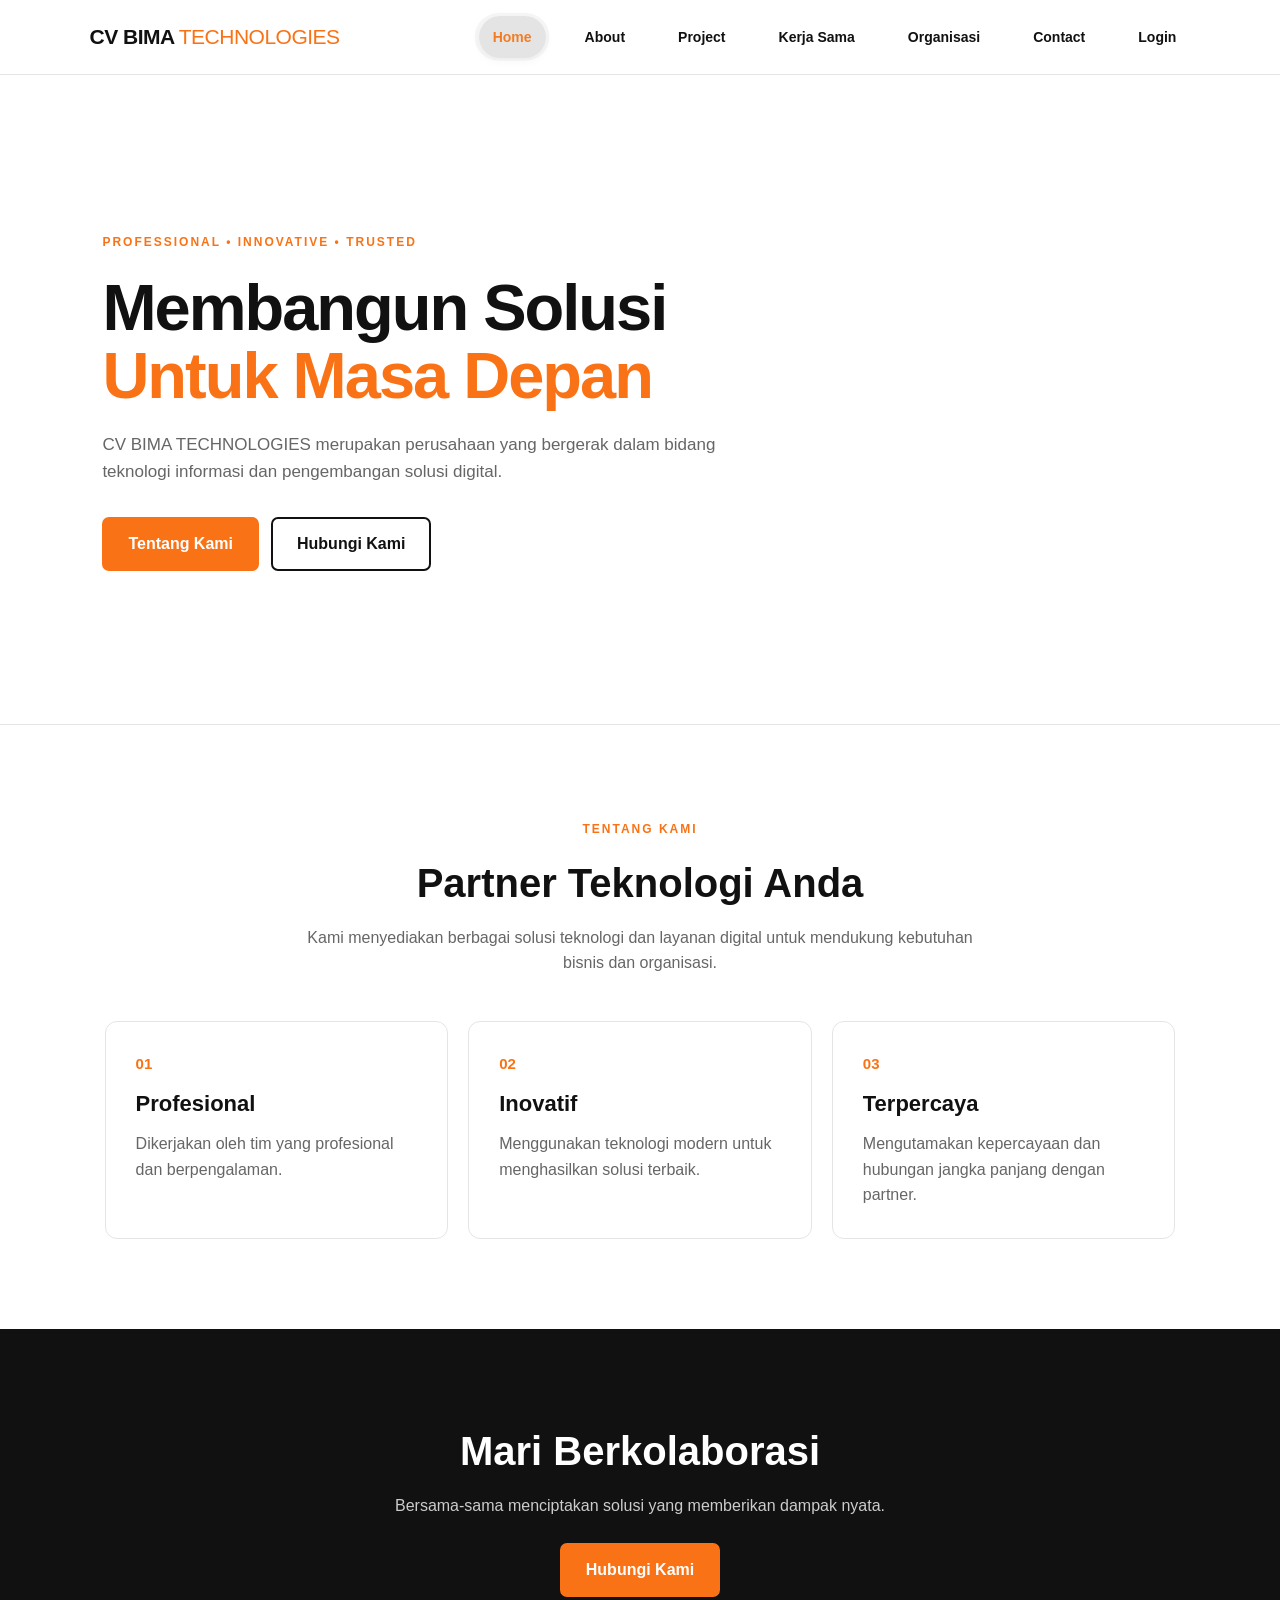
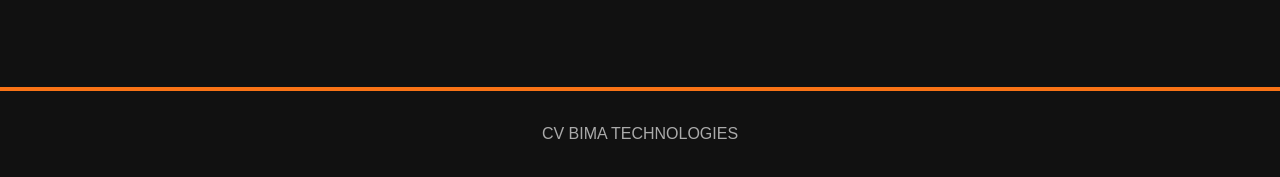
<file: index.html>
<!DOCTYPE html>
<html lang="id">

<head>
    <meta charset="UTF-8">
    <meta name="viewport" content="width=device-width, initial-scale=1.0">

    <title>CV BIMA TECHNOLOGIES</title>

    <link rel="stylesheet" href="css/style.css">
</head>

<body>

    <!-- ================= NAVBAR ================= -->

    <header class="navbar">

        <div class="logo">
            CV BIMA<span>TECHNOLOGIES</span>
        </div>

        <nav>

            <a href="index.html" class="active">Home</a>

            <a href="about.html">About</a>

            <a href="project.html">Project</a>

            <a href="kerjasama.html">Kerja Sama</a>

            <a href="organisasi.html">Organisasi</a>

            <a href="contact.html">Contact</a>

            <!-- LOGIN HANYA ADA DI HOME -->

            <a href="login.html" class="login-nav">
                Login
            </a>

        </nav>

    </header>


    <!-- ================= HERO ================= -->

    <section class="hero">

        <div class="hero-content">

            <span class="label">
                PROFESSIONAL • INNOVATIVE • TRUSTED
            </span>

            <h1>
                Membangun Solusi
                <br>
                <span>Untuk Masa Depan</span>
            </h1>

            <p>
                CV BIMA TECHNOLOGIES merupakan perusahaan yang bergerak dalam bidang teknologi informasi dan pengembangan solusi digital.
            </p>


            <div class="hero-buttons">

                <a href="about.html" class="btn">
                    Tentang Kami
                </a>

                <a href="contact.html" class="btn btn-outline">
                    Hubungi Kami
                </a>

            </div>

        </div>

    </section>


    <!-- ================= ABOUT SINGKAT ================= -->

    <section class="section">

        <div class="section-header">

            <span class="label">
                TENTANG KAMI
            </span>

            <h2>
                Partner Teknologi Anda
            </h2>

            <p>
                Kami menyediakan berbagai solusi teknologi dan layanan digital untuk mendukung kebutuhan bisnis dan organisasi.
            </p>

        </div>


        <div class="feature-grid">

            <div class="feature-card">

                <div class="number">
                    01
                </div>

                <h3>
                    Profesional
                </h3>

                <p>
                    Dikerjakan oleh tim yang profesional dan berpengalaman.
                </p>

            </div>


            <div class="feature-card">

                <div class="number">
                    02
                </div>

                <h3>
                    Inovatif
                </h3>

                <p>
                    Menggunakan teknologi modern untuk menghasilkan solusi terbaik.
                </p>

            </div>


            <div class="feature-card">

                <div class="number">
                    03
                </div>

                <h3>
                    Terpercaya
                </h3>

                <p>
                    Mengutamakan kepercayaan dan hubungan jangka panjang dengan partner.
                </p>

            </div>

        </div>

    </section>


    <!-- ================= CTA ================= -->

    <section class="cta">

        <h2>
            Mari Berkolaborasi
        </h2>

        <p>
            Bersama-sama menciptakan solusi yang memberikan dampak nyata.
        </p>

        <a href="contact.html" class="btn">
            Hubungi Kami
        </a>

    </section>


    <!-- ================= FOOTER ================= -->

    <footer>

        CV BIMA TECHNOLOGIES

    </footer>

</body>

</html>
</file>
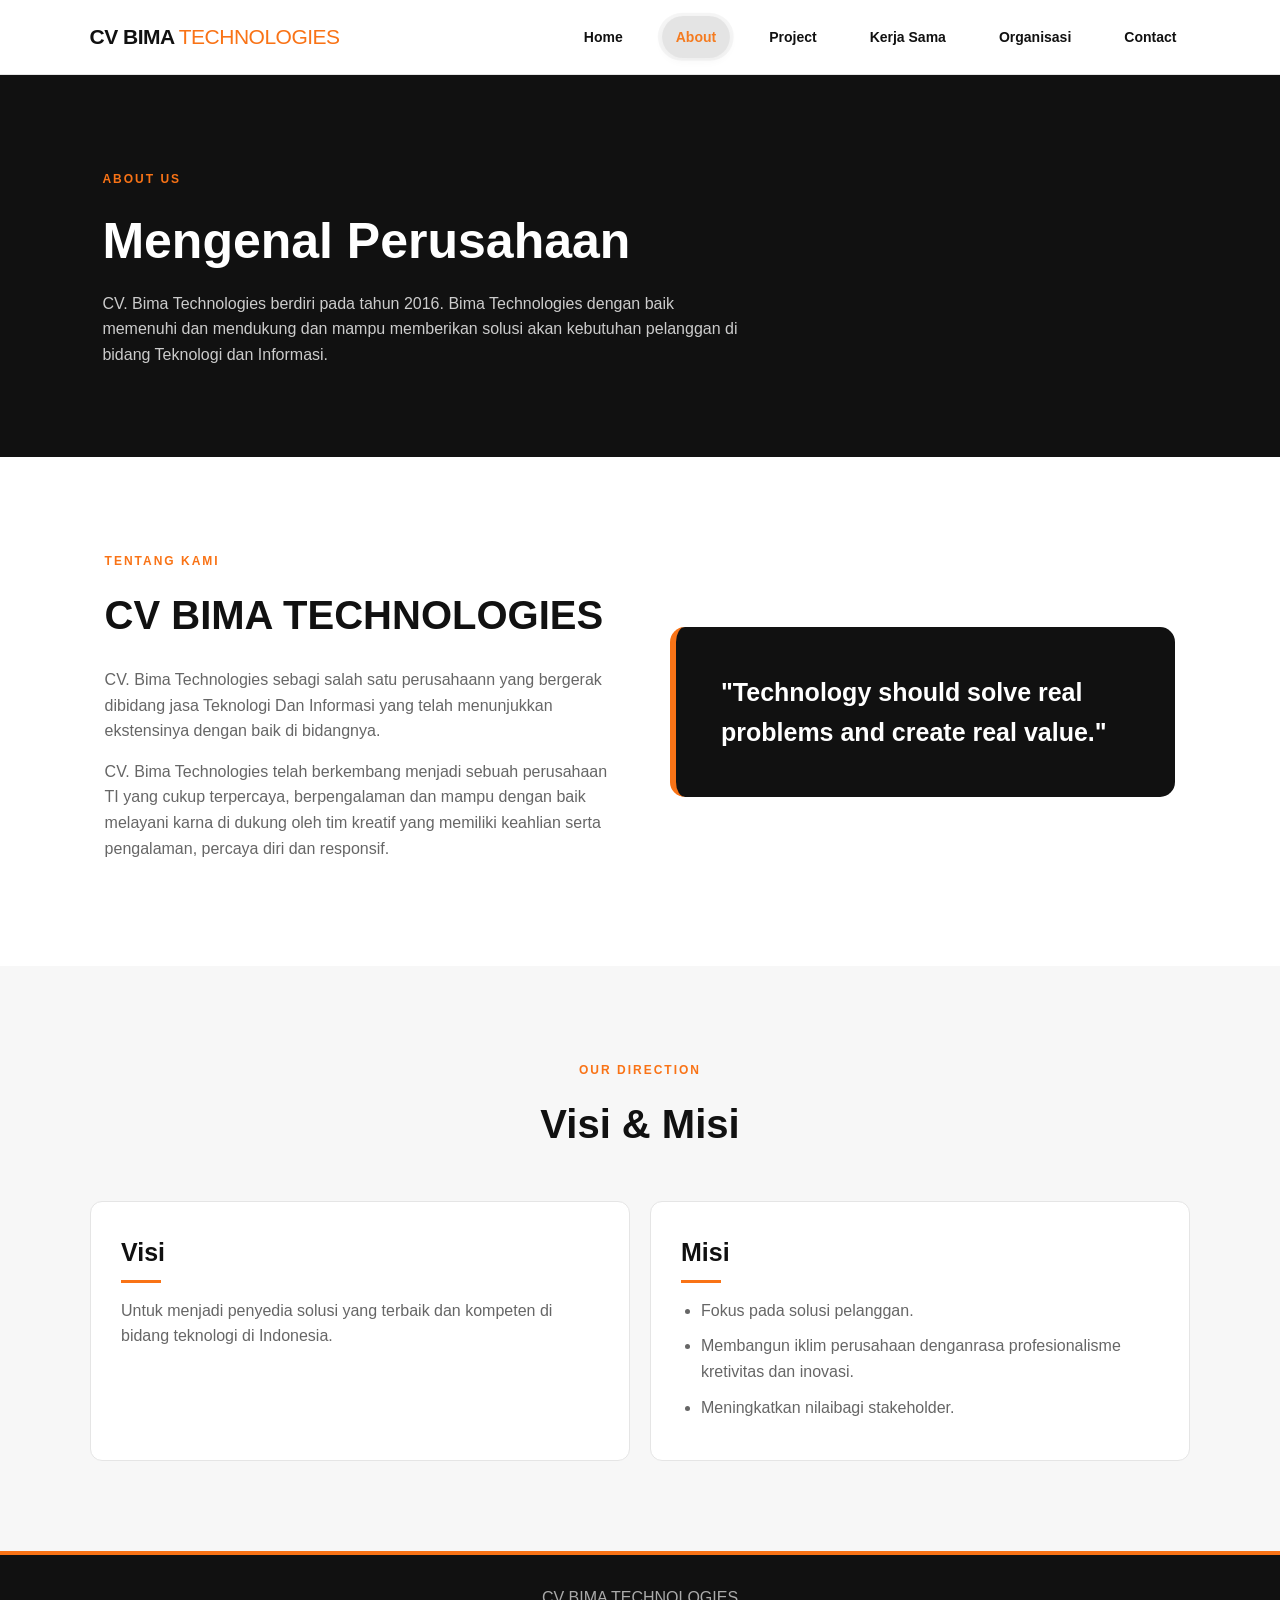
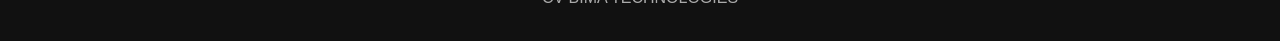
<file: about.html>
<!DOCTYPE html>
<html lang="id">

<head>

    <meta charset="UTF-8">

    <meta name="viewport" content="width=device-width, initial-scale=1.0">

    <title>About - CV BIMA TECHNOLOGIES</title>

    <link rel="stylesheet" href="css/style.css">

</head>

<body>


    <!-- NAVBAR -->

    <header class="navbar">

        <div class="logo">
            CV BIMA<span>TECHNOLOGIES</span>
        </div>

        <nav>

            <a href="index.html">
                Home
            </a>

            <!-- ABOUT AKTIF -->
            <a href="about.html" class="active">
                About
            </a>

            <a href="project.html">
                Project
            </a>

            <a href="kerjasama.html">
                Kerja Sama
            </a>

            <a href="organisasi.html">
                Organisasi
            </a>

            <a href="contact.html">
                Contact
            </a>

        </nav>

    </header>


    <!-- HEADER -->

    <section class="page-header">

        <span class="label">
            ABOUT US
        </span>

        <h1>
            Mengenal Perusahaan
        </h1>

        <p>
            CV. Bima Technologies berdiri pada tahun 2016. Bima Technologies dengan baik memenuhi dan mendukung dan mampu memberikan solusi akan kebutuhan pelanggan di bidang Teknologi dan Informasi.
        </p>

    </section>


    <!-- ABOUT -->

    <section class="section">

        <div class="about-grid">

            <div>

                <span class="label">
                    TENTANG KAMI
                </span>

                <h2>
                    CV BIMA TECHNOLOGIES
                </h2>

                <p>
                    CV. Bima Technologies sebagi salah satu perusahaann yang bergerak dibidang jasa Teknologi Dan Informasi yang telah menunjukkan ekstensinya dengan baik di bidangnya.
                </p>

                <p>
                    CV. Bima Technologies telah berkembang menjadi sebuah perusahaan TI yang cukup terpercaya, berpengalaman dan mampu dengan baik melayani karna di dukung oleh tim kreatif yang memiliki keahlian serta pengalaman, percaya diri dan responsif.
                </p>

            </div>


            <div class="about-highlight">

                "Technology should solve real problems and create real value."

            </div>

        </div>

    </section>


    <!-- VISI MISI -->

    <section class="section gray">

        <div class="section-header">

            <span class="label">
                OUR DIRECTION
            </span>

            <h2>
                Visi & Misi
            </h2>

        </div>


        <div class="vision-grid">

            <div class="vision-card">

                <h3>
                    Visi
                </h3>

                <p>
                    Untuk menjadi penyedia solusi yang terbaik dan kompeten di bidang teknologi di Indonesia.
                </p>

            </div>


            <div class="vision-card">

                <h3>
                    Misi
                </h3>

                <ul>

                    <li>
                        Fokus pada solusi pelanggan.
                    </li>

                    <li>
                        Membangun iklim perusahaan denganrasa profesionalisme kretivitas dan inovasi.
                    </li>

                    <li>
                        Meningkatkan nilaibagi stakeholder.
                    </li>

                </ul>

            </div>

        </div>

    </section>


    <footer>

        CV BIMA TECHNOLOGIES

    </footer>


</body>

</html>
</file>
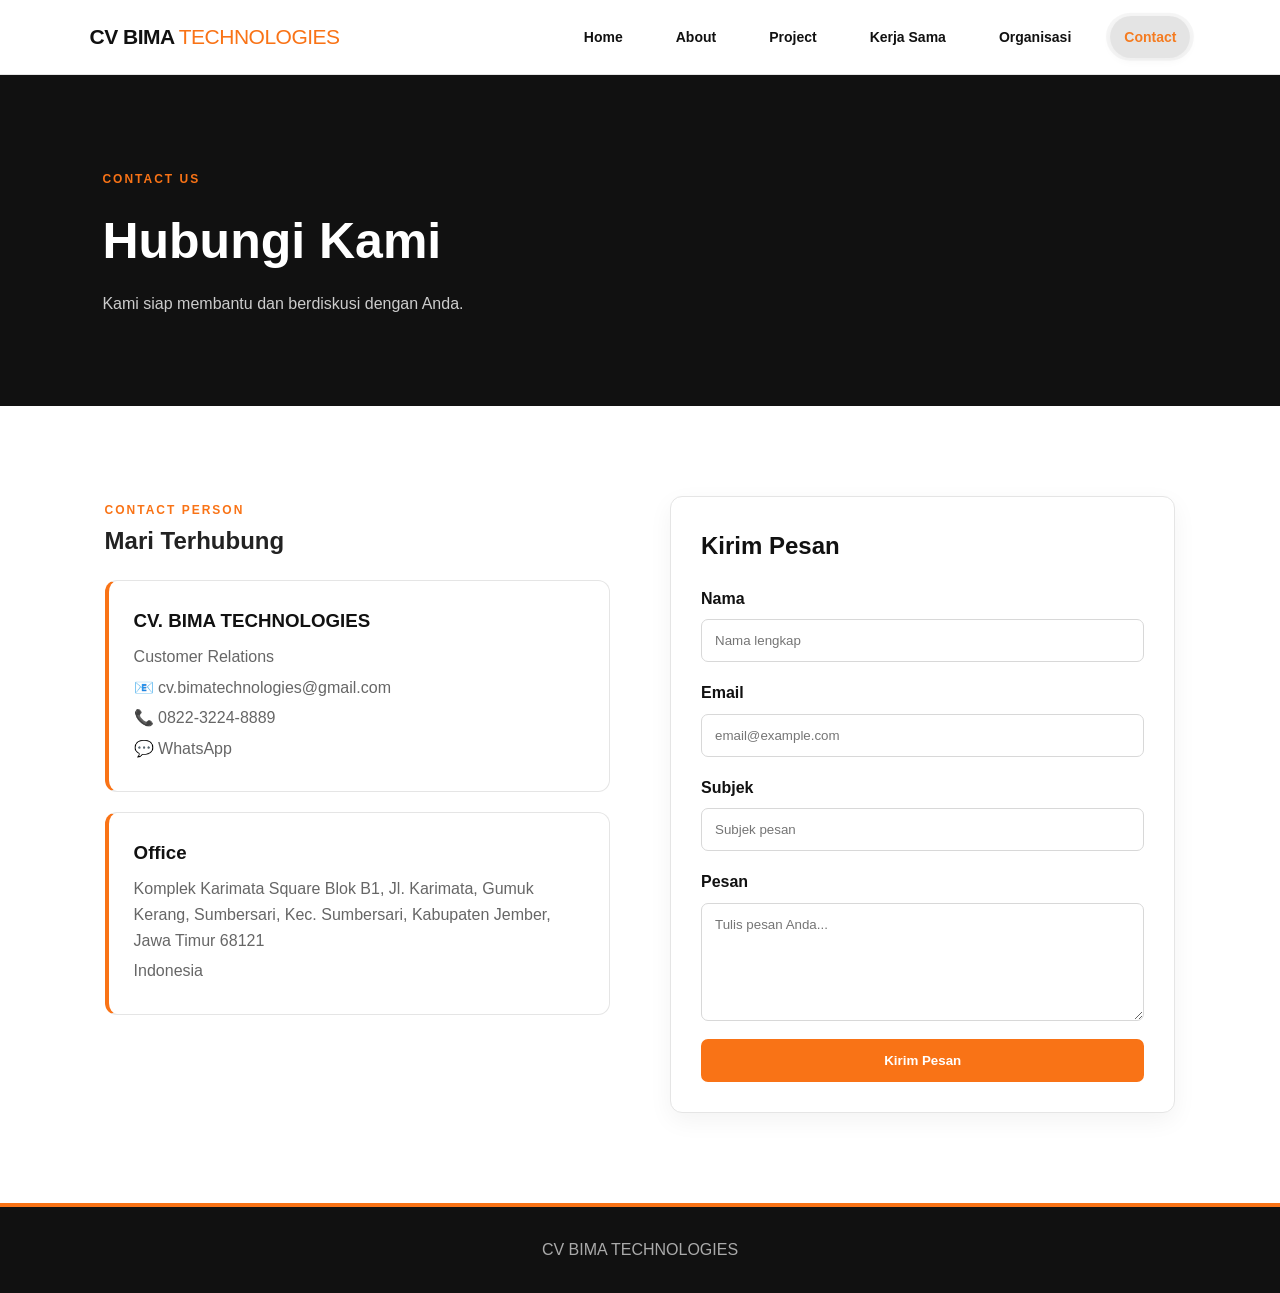
<file: contact.html>
<!DOCTYPE html>
<html lang="id">

<head>

    <meta charset="UTF-8">

    <meta name="viewport" content="width=device-width, initial-scale=1.0">

    <title>Contact - CV BIMA TECHNOLOGIES</title>

    <link rel="stylesheet" href="css/style.css">

</head>

<body>


    <header class="navbar">

        <div class="logo">
            CV BIMA<span>TECHNOLOGIES</span>
        </div>

        <nav>

            <a href="index.html">
            Home
        </a>

            <a href="about.html">
            About
        </a>

            <a href="project.html">
            Project
        </a>

            <a href="kerjasama.html">
            Kerja Sama
        </a>

            <a href="organisasi.html">
            Organisasi
        </a>

            <!-- CONTACT AKTIF -->
            <a href="contact.html" class="active">
            Contact
        </a>

        </nav>

    </header>


    <section class="page-header">

        <span class="label">
        CONTACT US
    </span>

        <h1>
            Hubungi Kami
        </h1>

        <p>
            Kami siap membantu dan berdiskusi dengan Anda.
        </p>

    </section>


    <section class="section contact-grid">


        <!-- CONTACT PERSON -->

        <div>

            <span class="label">
            CONTACT PERSON
        </span>

            <h2>
                Mari Terhubung
            </h2>


            <div class="contact-person">

                <h3>
                    CV. BIMA TECHNOLOGIES
                </h3>

                <p>
                    Customer Relations
                </p>

                <p>
                    📧 cv.bimatechnologies@gmail.com
                </p>

                <p>
                    📞 0822-3224-8889
                </p>

                <p>
                    💬 WhatsApp
                </p>

            </div>


            <div class="contact-person">

                <h3>
                    Office
                </h3>

                <p>
                    Komplek Karimata Square Blok B1, Jl. Karimata, Gumuk Kerang, Sumbersari, Kec. Sumbersari, Kabupaten Jember, Jawa Timur 68121
                </p>

                <p>
                    Indonesia
                </p>

            </div>

        </div>


        <!-- FORM -->

        <div class="contact-form">

            <h2>
                Kirim Pesan
            </h2>

            <form id="contactForm">


                <label>
                Nama
            </label>

                <input type="text" required placeholder="Nama lengkap">


                <label>
                Email
            </label>

                <input type="email" required placeholder="email@example.com">


                <label>
                Subjek
            </label>

                <input type="text" placeholder="Subjek pesan">


                <label>
                Pesan
            </label>

                <textarea rows="6" required placeholder="Tulis pesan Anda..."></textarea>


                <button type="submit" class="btn">
                Kirim Pesan
            </button>


            </form>


            <div id="contactMessage"></div>

        </div>


    </section>


    <footer>

        CV BIMA TECHNOLOGIES

    </footer>


    <script src="js/script.js"></script>

</body>

</html>
</file>
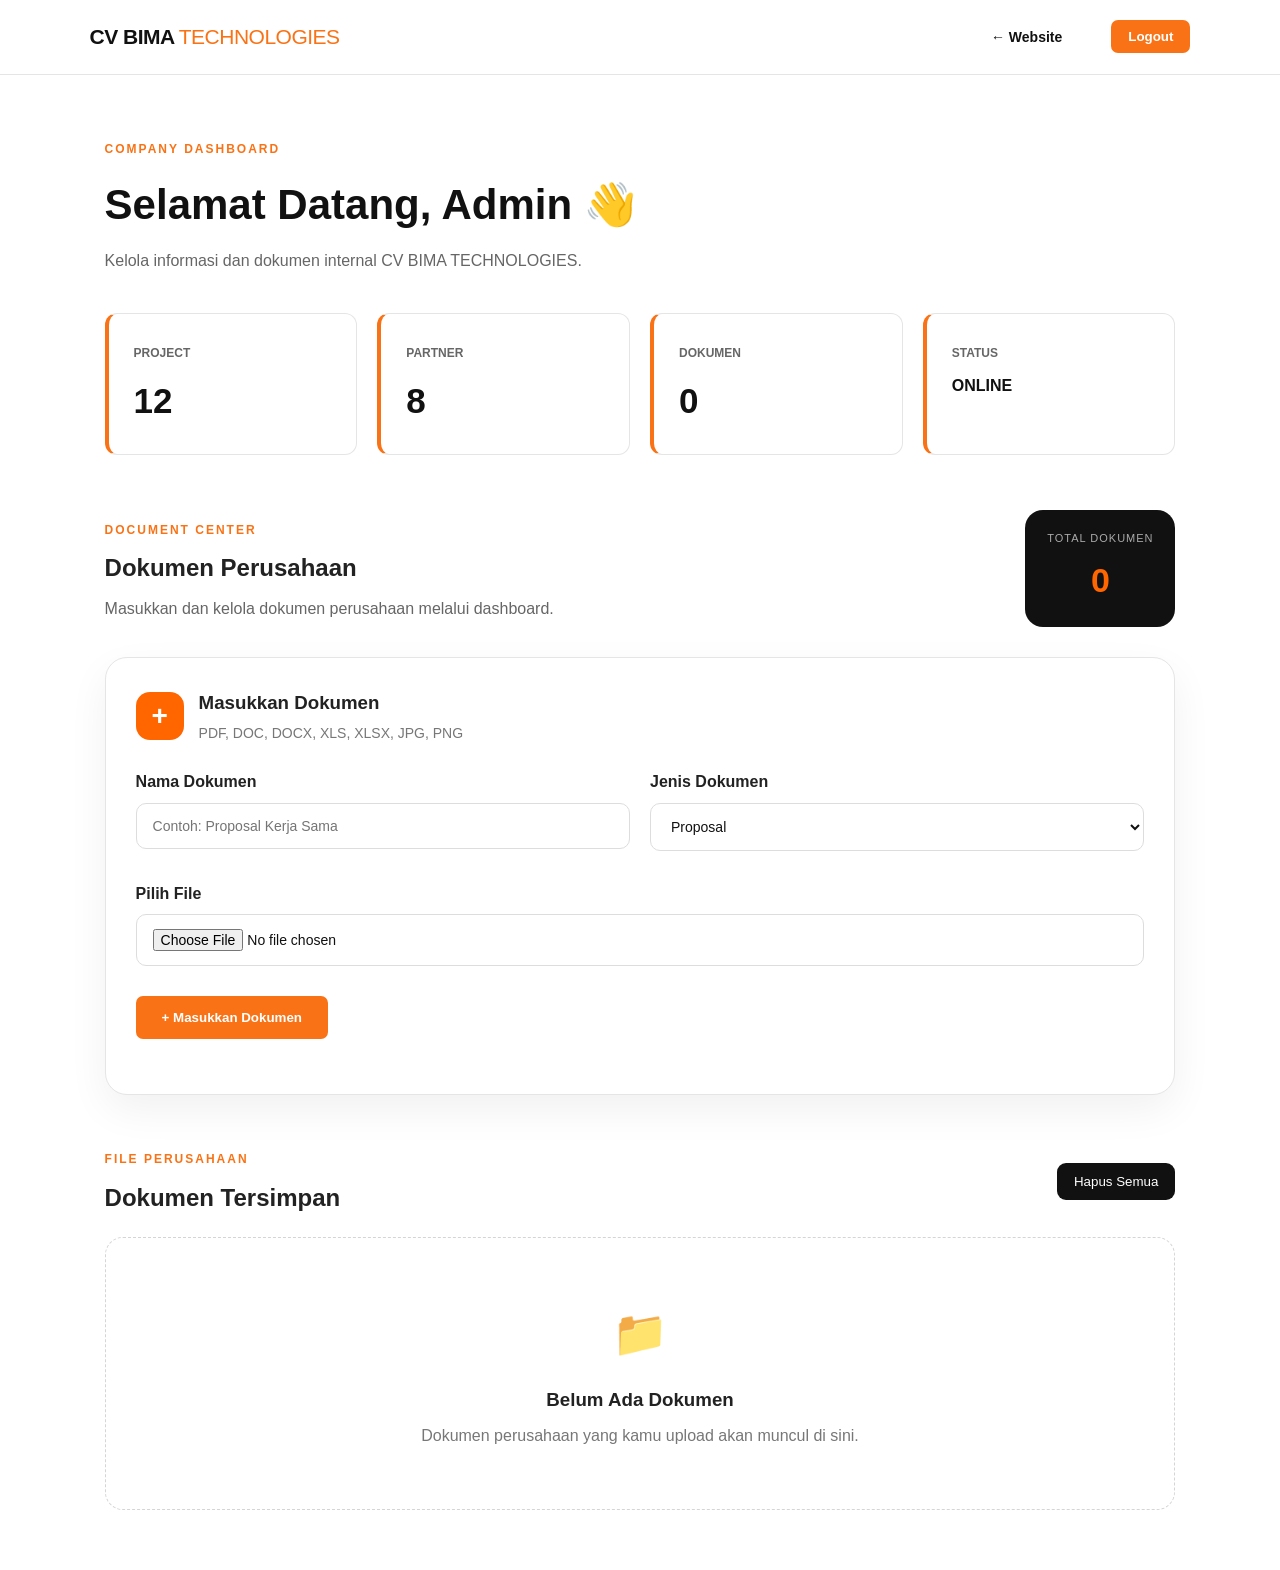
<file: dashboard.html>
<!DOCTYPE html>
<html lang="id">

<head>

    <meta charset="UTF-8">

    <meta name="viewport" content="width=device-width, initial-scale=1.0">

    <title>
        Dashboard - CV BIMA TECHNOLOGIES
    </title>

    <link rel="stylesheet" href="css/style.css">

</head>


<body>


    <!-- =====================================
         NAVBAR DASHBOARD
    ====================================== -->

    <header class="navbar dashboard-navbar">


        <div class="logo">

            CV BIMA<span>TECHNOLOGIES</span>

        </div>



        <nav>

            <a href="index.html" class="website-link">
                ← Website
            </a>


            <button type="button" class="btn btn-small logout-button" onclick="logout()">
                Logout
            </button>

        </nav>


    </header>



    <!-- =====================================
         DASHBOARD
    ====================================== -->

    <main class="dashboard">


        <!-- HEADER -->

        <div class="dashboard-header">

            <span class="label">
                COMPANY DASHBOARD
            </span>


            <h1>

                Selamat Datang,
                <span id="welcomeUser">
                    Admin
                </span> 👋

            </h1>


            <p>
                Kelola informasi dan dokumen internal CV BIMA TECHNOLOGIES.
            </p>

        </div>



        <!-- =====================================
             STATISTIK
        ====================================== -->

        <div class="stat-grid">


            <div class="stat-card">

                <span>
                    PROJECT
                </span>

                <strong>
                    12
                </strong>

            </div>



            <div class="stat-card">

                <span>
                    PARTNER
                </span>

                <strong>
                    8
                </strong>

            </div>



            <div class="stat-card">

                <span>
                    DOKUMEN
                </span>

                <strong id="documentCount">
                    0
                </strong>

            </div>



            <div class="stat-card">

                <span>
                    STATUS
                </span>

                <strong class="status-online">
                    ONLINE
                </strong>

            </div>


        </div>



        <!-- =====================================
             DOCUMENT CENTER
        ====================================== -->

        <section class="dashboard-document-section">


            <div class="document-header">

                <div>

                    <span class="label">
                        DOCUMENT CENTER
                    </span>

                    <h2>
                        Dokumen Perusahaan
                    </h2>

                    <p>
                        Masukkan dan kelola dokumen perusahaan melalui dashboard.
                    </p>

                </div>


                <div class="document-count-box">

                    <span>
                        TOTAL DOKUMEN
                    </span>

                    <strong id="documentCountLarge">
                        0
                    </strong>

                </div>

            </div>



            <!-- =====================================
                 FORM UPLOAD
            ====================================== -->

            <div class="document-upload-box">


                <div class="upload-title">

                    <div class="upload-icon">
                        +
                    </div>


                    <div>

                        <h3>
                            Masukkan Dokumen
                        </h3>

                        <p>
                            PDF, DOC, DOCX, XLS, XLSX, JPG, PNG
                        </p>

                    </div>

                </div>



                <form id="documentForm">


                    <div class="form-row">


                        <div class="form-group">

                            <label for="documentName">
                                Nama Dokumen
                            </label>

                            <input type="text" id="documentName" placeholder="Contoh: Proposal Kerja Sama" required>

                        </div>



                        <div class="form-group">

                            <label for="documentType">
                                Jenis Dokumen
                            </label>

                            <select id="documentType">

                                <option value="Proposal">
                                    Proposal
                                </option>

                                <option value="Laporan">
                                    Laporan
                                </option>

                                <option value="Kerja Sama">
                                    Kerja Sama
                                </option>

                                <option value="Surat">
                                    Surat
                                </option>

                                <option value="Dokumen Lainnya">
                                    Dokumen Lainnya
                                </option>

                            </select>

                        </div>


                    </div>



                    <div class="form-group">

                        <label for="documentFile">
                            Pilih File
                        </label>

                        <input type="file" id="documentFile" accept=".pdf,.doc,.docx,.xls,.xlsx,.jpg,.jpeg,.png" required>

                    </div>



                    <button type="submit" class="btn">

                        + Masukkan Dokumen

                    </button>


                </form>



                <div id="documentResult" class="document-result"></div>


            </div>



            <!-- =====================================
                 LIST DOKUMEN
            ====================================== -->

            <div class="document-list-section">


                <div class="document-list-header">

                    <div>

                        <span class="label">
                            FILE PERUSAHAAN
                        </span>

                        <h2>
                            Dokumen Tersimpan
                        </h2>

                    </div>


                    <button type="button" class="clear-document-btn" onclick="clearAllDocuments()">

                        Hapus Semua

                    </button>

                </div>



                <!-- LIST AKAN MUNCUL DI SINI -->

                <div id="documentList" class="document-list"></div>


            </div>


        </section>


    </main>



    <script src="js/script.js"></script>

</body>

</html>
</file>
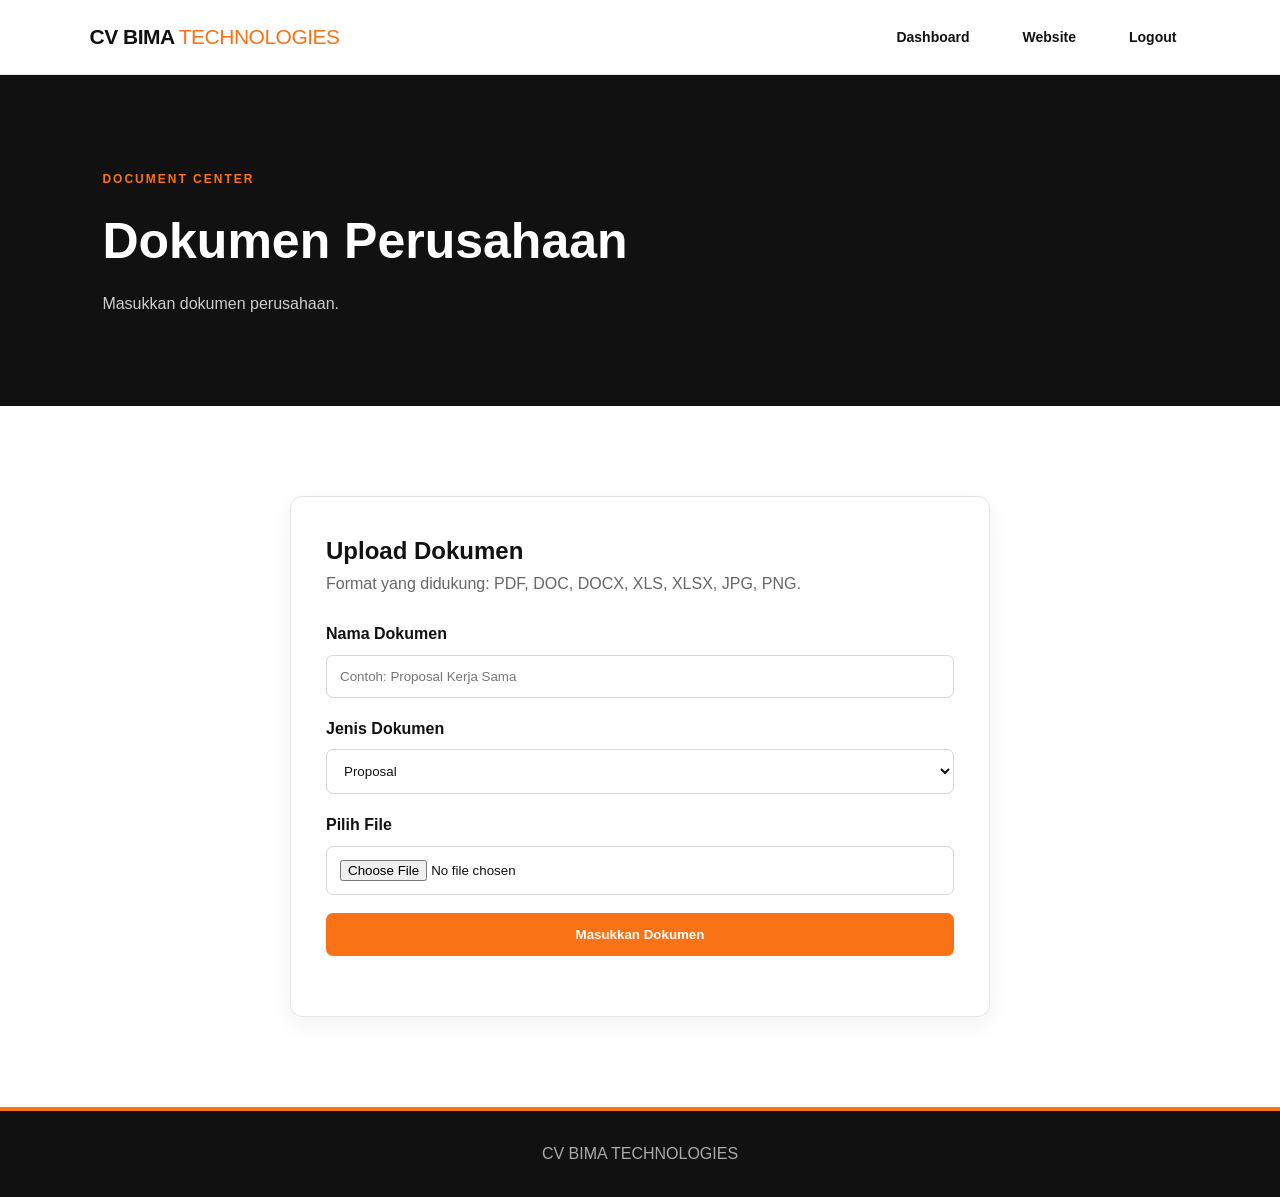
<file: dokumen.html>
<!DOCTYPE html>
<html lang="id">

<head>

    <meta charset="UTF-8">

    <meta name="viewport" content="width=device-width, initial-scale=1.0">

    <title>Dokumen</title>

    <link rel="stylesheet" href="css/style.css">

</head>


<body>


    <header class="navbar">

        <div class="logo">
            CV BIMA<span>TECHNOLOGIES</span>
        </div>

        <nav>

            <a href="dashboard.html">
Dashboard
</a>

            <a href="index.html">
Website
</a>

            <a href="#" onclick="logout()">
Logout
</a>

        </nav>

    </header>


    <section class="page-header">

        <span class="label">
DOCUMENT CENTER
</span>

        <h1>
            Dokumen Perusahaan
        </h1>

        <p>
            Masukkan dokumen perusahaan.
        </p>

    </section>


    <section class="section">


        <div class="document-box">


            <h2>
                Upload Dokumen
            </h2>

            <p>
                Format yang didukung: PDF, DOC, DOCX, XLS, XLSX, JPG, PNG.
            </p>


            <form id="documentForm">


                <label>
Nama Dokumen
</label>

                <input type="text" id="documentName" placeholder="Contoh: Proposal Kerja Sama" required>


                <label>
Jenis Dokumen
</label>

                <select id="documentType">

<option>
Proposal
</option>

<option>
Laporan
</option>

<option>
Kerja Sama
</option>

<option>
Dokumen Lainnya
</option>

</select>


                <label>
Pilih File
</label>

                <input type="file" id="documentFile" required>


                <button type="submit" class="btn">
Masukkan Dokumen
</button>


            </form>


            <div id="documentResult" class="document-result"></div>


        </div>


    </section>


    <footer>

        CV BIMA TECHNOLOGIES

    </footer>


    <script src="js/script.js"></script>

</body>

</html>
</file>
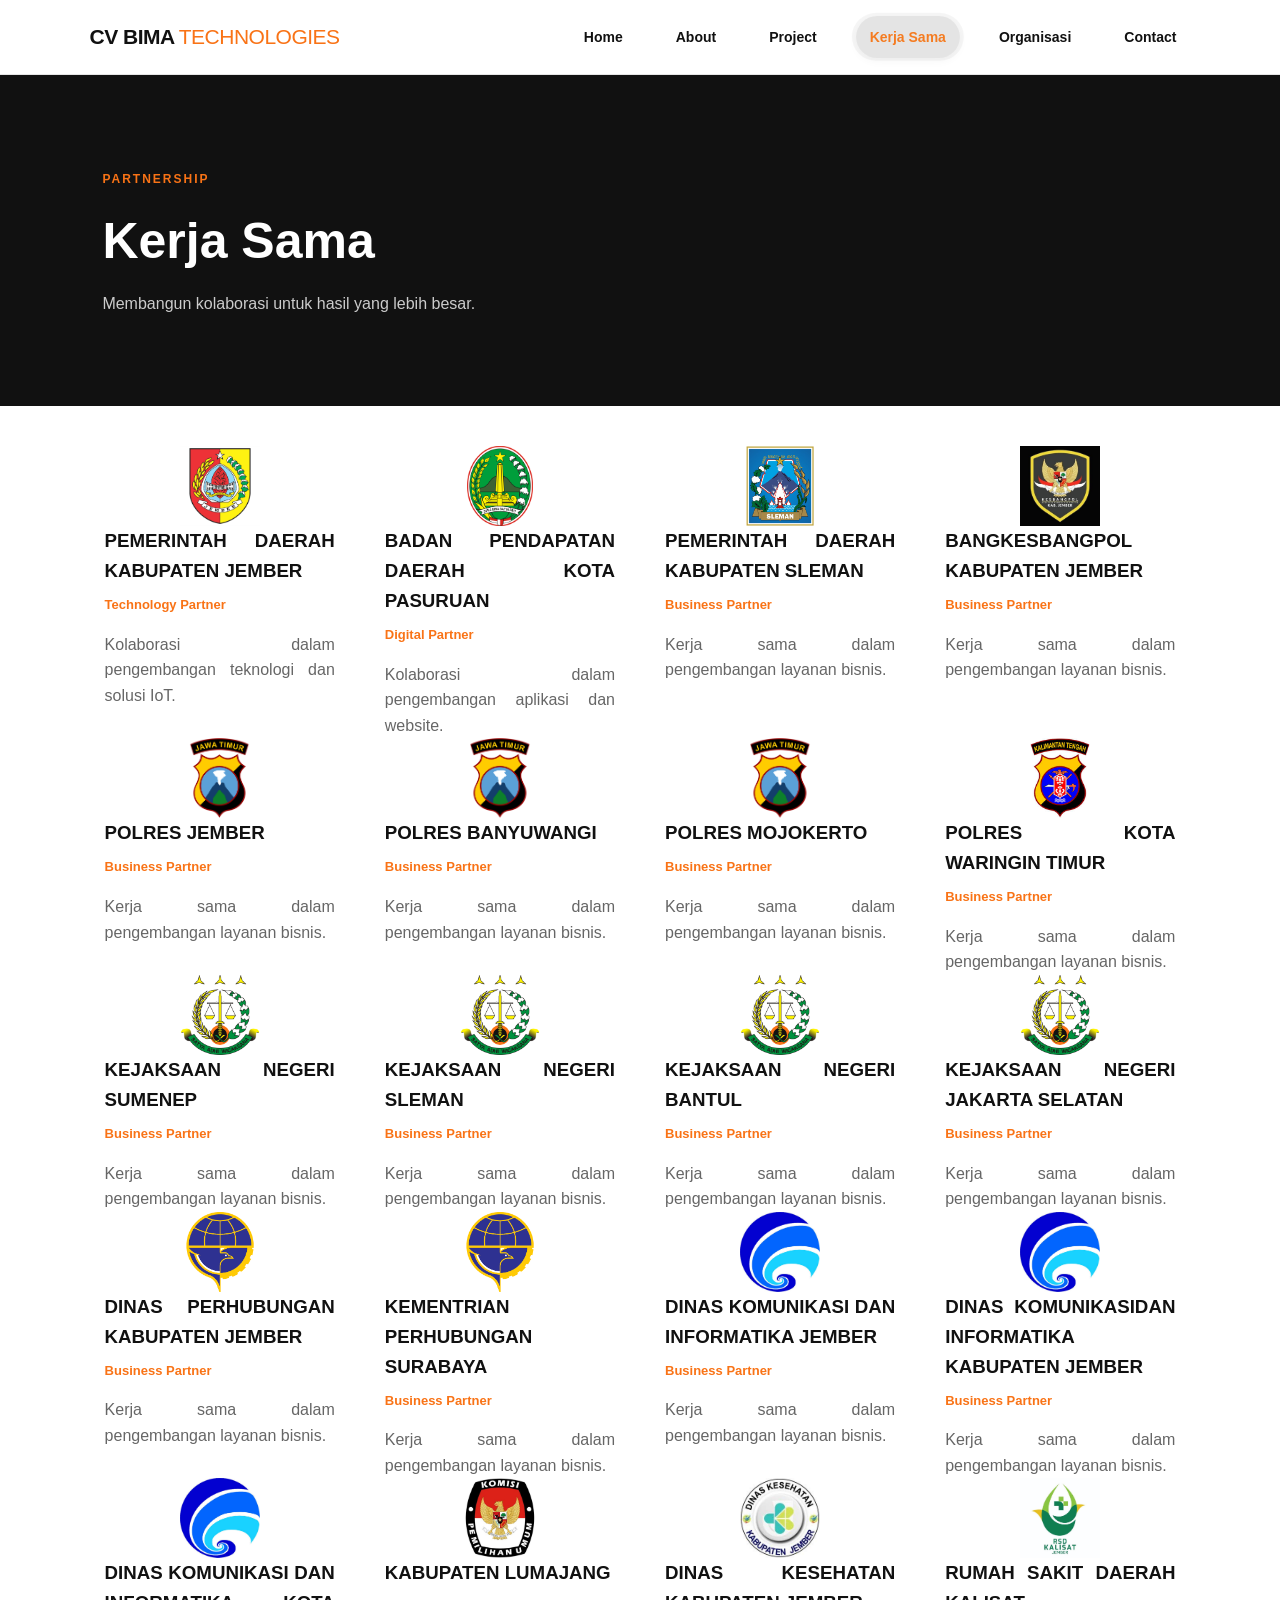
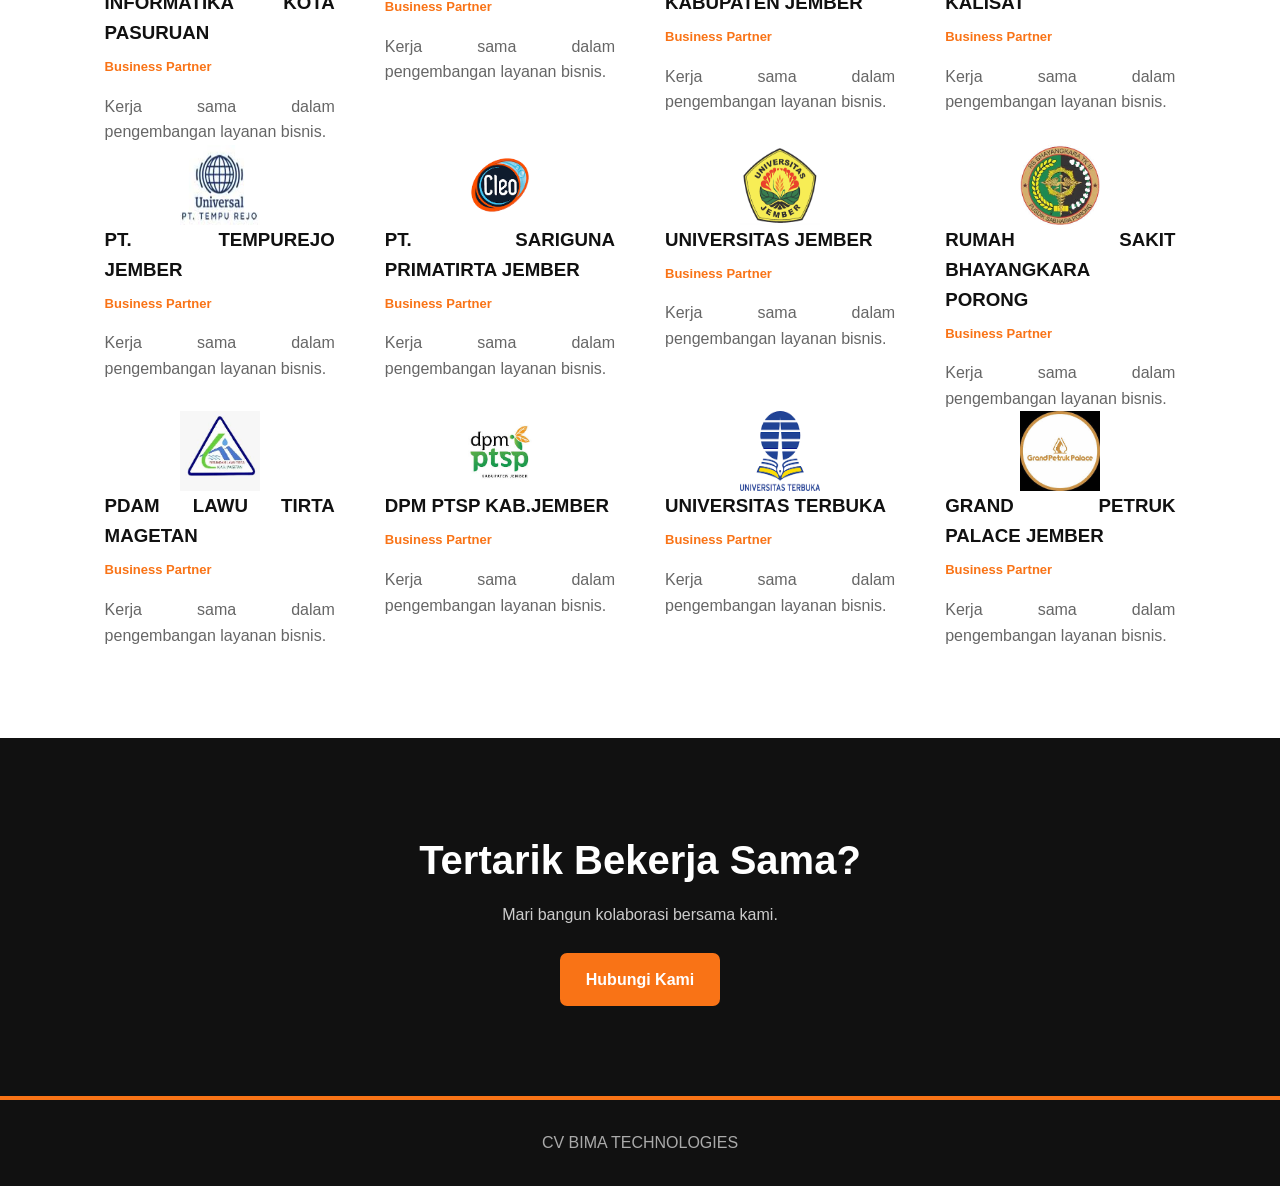
<file: kerjasama.html>
<!DOCTYPE html>
<html lang="id">

<head>

    <meta charset="UTF-8">

    <meta name="viewport" content="width=device-width, initial-scale=1.0">

    <title>Kerja Sama - CV BIMA TECHNOLOGIES</title>

    <link rel="stylesheet" href="css/style.css">
    <link rel="stylesheet" href="css/kerjasama.css">

</head>

<body>
    <header class="navbar">

        <div class="logo">
            CV BIMA<span>TECHNOLOGIES</span>
        </div>

        <nav>
            <a href="index.html">
            Home
        </a>

            <a href="about.html">
            About
        </a>

            <a href="project.html">
            Project
        </a>

            <!-- AKTIF -->
            <a href="kerjasama.html" class="active">
            Kerja Sama
        </a>

            <a href="organisasi.html">
            Organisasi
        </a>

            <a href="contact.html">
            Contact
        </a>

        </nav>

    </header>


    <section class="page-header">

        <span class="label">
        PARTNERSHIP
    </span>

        <h1>
            Kerja Sama
        </h1>

        <p>
            Membangun kolaborasi untuk hasil yang lebih besar.
        </p>

    </section>


    <section class="section">

        <div class="partner-grid">


            <div class="partner-card">

                <div class="partner-logo">
                    <img class="partner-logo-img" src="image/logo jemberr.png" alt="">
                </div>

                <h3>
                    PEMERINTAH DAERAH KABUPATEN JEMBER
                </h3>

                <span>
                    Technology Partner
                </span>

                <p>
                    Kolaborasi dalam pengembangan teknologi dan solusi IoT.
                </p>

            </div>


            <div class="partner-card">

                <div class="partner-logo">
                    <img class="partner-logo-img" src="image/pasuruan.png" alt="">
                </div>

                <h3>
                    BADAN PENDAPATAN DAERAH KOTA PASURUAN
                </h3>

                <span>
                    Digital Partner
                </span>

                <p>
                    Kolaborasi dalam pengembangan aplikasi dan website.
                </p>

            </div>


            <div class="partner-card">

                <div class="partner-logo">
                    <img class="partner-logo-img" src="image/Lambang_Kabupaten_Sleman.png" alt="">
                </div>

                <h3>
                    PEMERINTAH DAERAH KABUPATEN SLEMAN
                </h3>

                <span>
                    Business Partner
                </span>

                <p>
                    Kerja sama dalam pengembangan layanan bisnis.
                </p>

            </div>

            <div class="partner-card">

                <div class="partner-logo">
                    <img class="partner-logo-img" src="image/bangkesbangpol.jpg" alt="">
                </div>

                <h3>
                    BANGKESBANGPOL KABUPATEN JEMBER
                </h3>

                <span>
                    Business Partner
                </span>

                <p>
                    Kerja sama dalam pengembangan layanan bisnis.
                </p>

            </div>

            <div class="partner-card">

                <div class="partner-logo">
                    <img class="partner-logo-img" src="image/polres jember.png" alt="">
                </div>

                <h3>
                    POLRES JEMBER
                </h3>

                <span>
                    Business Partner
                </span>

                <p>
                    Kerja sama dalam pengembangan layanan bisnis.
                </p>

            </div>

            <div class="partner-card">

                <div class="partner-logo">
                    <img class="partner-logo-img" src="image/polres jember.png" alt="">
                </div>

                <h3>
                    POLRES BANYUWANGI
                </h3>

                <span>
                    Business Partner
                </span>

                <p>
                    Kerja sama dalam pengembangan layanan bisnis.
                </p>

            </div>

            <div class="partner-card">

                <div class="partner-logo">
                    <img class="partner-logo-img" src="image/polres jember.png" alt="">
                </div>

                <h3>
                    POLRES MOJOKERTO
                </h3>

                <span>
                    Business Partner
                </span>

                <p>
                    Kerja sama dalam pengembangan layanan bisnis.
                </p>

            </div>

            <div class="partner-card">

                <div class="partner-logo">
                    <img class="partner-logo-img" src="image/polres waringin.jpg" alt="">
                </div>

                <h3>
                    POLRES KOTA WARINGIN TIMUR
                </h3>

                <span>
                    Business Partner
                </span>

                <p>
                    Kerja sama dalam pengembangan layanan bisnis.
                </p>

            </div>

            <div class="partner-card">

                <div class="partner-logo">
                    <img class="partner-logo-img" src="image/kejaksaan.png" alt="">
                </div>

                <h3>
                    KEJAKSAAN NEGERI SUMENEP
                </h3>

                <span>
                    Business Partner
                </span>

                <p>
                    Kerja sama dalam pengembangan layanan bisnis.
                </p>

            </div>

            <div class="partner-card">

                <div class="partner-logo">
                    <img class="partner-logo-img" src="image/kejaksaan.png" alt="">
                </div>

                <h3>
                    KEJAKSAAN NEGERI SLEMAN
                </h3>

                <span>
                    Business Partner
                </span>

                <p>
                    Kerja sama dalam pengembangan layanan bisnis.
                </p>

            </div>

            <div class="partner-card">

                <div class="partner-logo">
                    <img class="partner-logo-img" src="image/kejaksaan.png" alt="">
                </div>

                <h3>
                    KEJAKSAAN NEGERI BANTUL
                </h3>

                <span>
                    Business Partner
                </span>

                <p>
                    Kerja sama dalam pengembangan layanan bisnis.
                </p>

            </div>

            <div class="partner-card">

                <div class="partner-logo">
                    <img class="partner-logo-img" src="image/kejaksaan.png" alt="">
                </div>

                <h3>
                    KEJAKSAAN NEGERI JAKARTA SELATAN
                </h3>

                <span>
                    Business Partner
                </span>

                <p>
                    Kerja sama dalam pengembangan layanan bisnis.
                </p>

            </div>

            <div class="partner-card">

                <div class="partner-logo">

                    <img class="partner-logo-img" src="image/dinas.png" alt="">
                </div>

                <h3>
                    DINAS PERHUBUNGAN KABUPATEN JEMBER
                </h3>

                <span>
                    Business Partner
                </span>

                <p>
                    Kerja sama dalam pengembangan layanan bisnis.
                </p>

            </div>

            <div class="partner-card">

                <div class="partner-logo">
                    <img class="partner-logo-img" src="image/dinas.png" alt="">
                </div>

                <h3>
                    KEMENTRIAN PERHUBUNGAN SURABAYA
                </h3>

                <span>
                    Business Partner
                </span>

                <p>
                    Kerja sama dalam pengembangan layanan bisnis.
                </p>

            </div>

            <div class="partner-card">

                <div class="partner-logo">
                    <img class="partner-logo-img" src="image/kominfo.jpg" alt="">
                </div>

                <h3>
                    DINAS KOMUNIKASI DAN INFORMATIKA JEMBER
                </h3>

                <span>
                    Business Partner
                </span>

                <p>
                    Kerja sama dalam pengembangan layanan bisnis.
                </p>

            </div>

            <div class="partner-card">

                <div class="partner-logo">
                    <img class="partner-logo-img" src="image/kominfo.jpg" alt="">
                </div>

                <h3>
                    DINAS KOMUNIKASIDAN INFORMATIKA KABUPATEN JEMBER
                </h3>

                <span>
                    Business Partner
                </span>

                <p>
                    Kerja sama dalam pengembangan layanan bisnis.
                </p>

            </div>

            <div class="partner-card">

                <div class="partner-logo">
                    <img class="partner-logo-img" src="image/kominfo.jpg" alt="">
                </div>

                <h3>
                    DINAS KOMUNIKASI DAN INFORMATIKA KOTA PASURUAN
                </h3>

                <span>
                    Business Partner
                </span>

                <p>
                    Kerja sama dalam pengembangan layanan bisnis.
                </p>

            </div>

            <div class="partner-card">

                <div class="partner-logo">
                    <img class="partner-logo-img" src="image/komisi.jpg" alt="">
                </div>

                <h3>
                    KABUPATEN LUMAJANG
                </h3>

                <span>
                    Business Partner
                </span>

                <p>
                    Kerja sama dalam pengembangan layanan bisnis.
                </p>

            </div>

            <div class="partner-card">

                <div class="partner-logo">
                    <img class="partner-logo-img" src="image/kesehatan jember.jpg" alt="">
                </div>

                <h3>
                    DINAS KESEHATAN KABUPATEN JEMBER
                </h3>

                <span>
                    Business Partner
                </span>

                <p>
                    Kerja sama dalam pengembangan layanan bisnis.
                </p>

            </div>

            <div class="partner-card">

                <div class="partner-logo">
                    <img class="partner-logo-img" src="image/kalisat.jpg" alt="">
                </div>

                <h3>
                    RUMAH SAKIT DAERAH KALISAT
                </h3>

                <span>
                    Business Partner
                </span>

                <p>
                    Kerja sama dalam pengembangan layanan bisnis.
                </p>

            </div>

            <div class="partner-card">

                <div class="partner-logo">
                    <img class="partner-logo-img" src="image/tempurejo.jpg" alt="">
                </div>

                <h3>
                    PT. TEMPUREJO JEMBER
                </h3>

                <span>
                    Business Partner
                </span>

                <p>
                    Kerja sama dalam pengembangan layanan bisnis.
                </p>

            </div>

            <div class="partner-card">

                <div class="partner-logo">
                    <img class="partner-logo-img" src="image/sariguna.png" alt="">
                </div>

                <h3>
                    PT. SARIGUNA PRIMATIRTA JEMBER
                </h3>

                <span>
                    Business Partner
                </span>

                <p>
                    Kerja sama dalam pengembangan layanan bisnis.
                </p>

            </div>

            <div class="partner-card">

                <div class="partner-logo">
                    <img class="partner-logo-img" src="image/unej.png" alt="">
                </div>

                <h3>
                    UNIVERSITAS JEMBER
                </h3>

                <span>
                    Business Partner
                </span>

                <p>
                    Kerja sama dalam pengembangan layanan bisnis.
                </p>

            </div>

            <div class="partner-card">

                <div class="partner-logo">
                    <img class="partner-logo-img" src="image/porong.jpg" alt="">
                </div>

                <h3>
                    RUMAH SAKIT BHAYANGKARA PORONG
                </h3>

                <span>
                    Business Partner
                </span>

                <p>
                    Kerja sama dalam pengembangan layanan bisnis.
                </p>

            </div>

            <div class="partner-card">

                <div class="partner-logo">
                    <img class="partner-logo-img" src="image/pdam.jpg" alt="">
                </div>

                <h3>
                    PDAM LAWU TIRTA MAGETAN
                </h3>

                <span>
                    Business Partner
                </span>

                <p>
                    Kerja sama dalam pengembangan layanan bisnis.
                </p>

            </div>

            <div class="partner-card">

                <div class="partner-logo">
                    <img class="partner-logo-img" src="image/dpm.jpg" alt="">
                </div>

                <h3>
                    DPM PTSP KAB.JEMBER
                </h3>

                <span>
                    Business Partner
                </span>

                <p>
                    Kerja sama dalam pengembangan layanan bisnis.
                </p>

            </div>

            <div class="partner-card">

                <div class="partner-logo">
                    <img class="partner-logo-img" src="image/ut.png" alt="">
                </div>

                <h3>
                    UNIVERSITAS TERBUKA
                </h3>

                <span>
                    Business Partner
                </span>

                <p>
                    Kerja sama dalam pengembangan layanan bisnis.
                </p>

            </div>

            <div class="partner-card">

                <div class="partner-logo">
                    <img class="partner-logo-img" src="image/grand.jpg" alt="">
                </div>

                <h3>
                    GRAND PETRUK PALACE JEMBER
                </h3>

                <span>
                    Business Partner
                </span>

                <p>
                    Kerja sama dalam pengembangan layanan bisnis.
                </p>

            </div>


        </div>

    </section>


    <section class="cta">

        <h2>
            Tertarik Bekerja Sama?
        </h2>

        <p>
            Mari bangun kolaborasi bersama kami.
        </p>

        <a href="contact.html" class="btn">
        Hubungi Kami
    </a>

    </section>


    <footer>

        CV BIMA TECHNOLOGIES

    </footer>


</body>

</html>
</file>
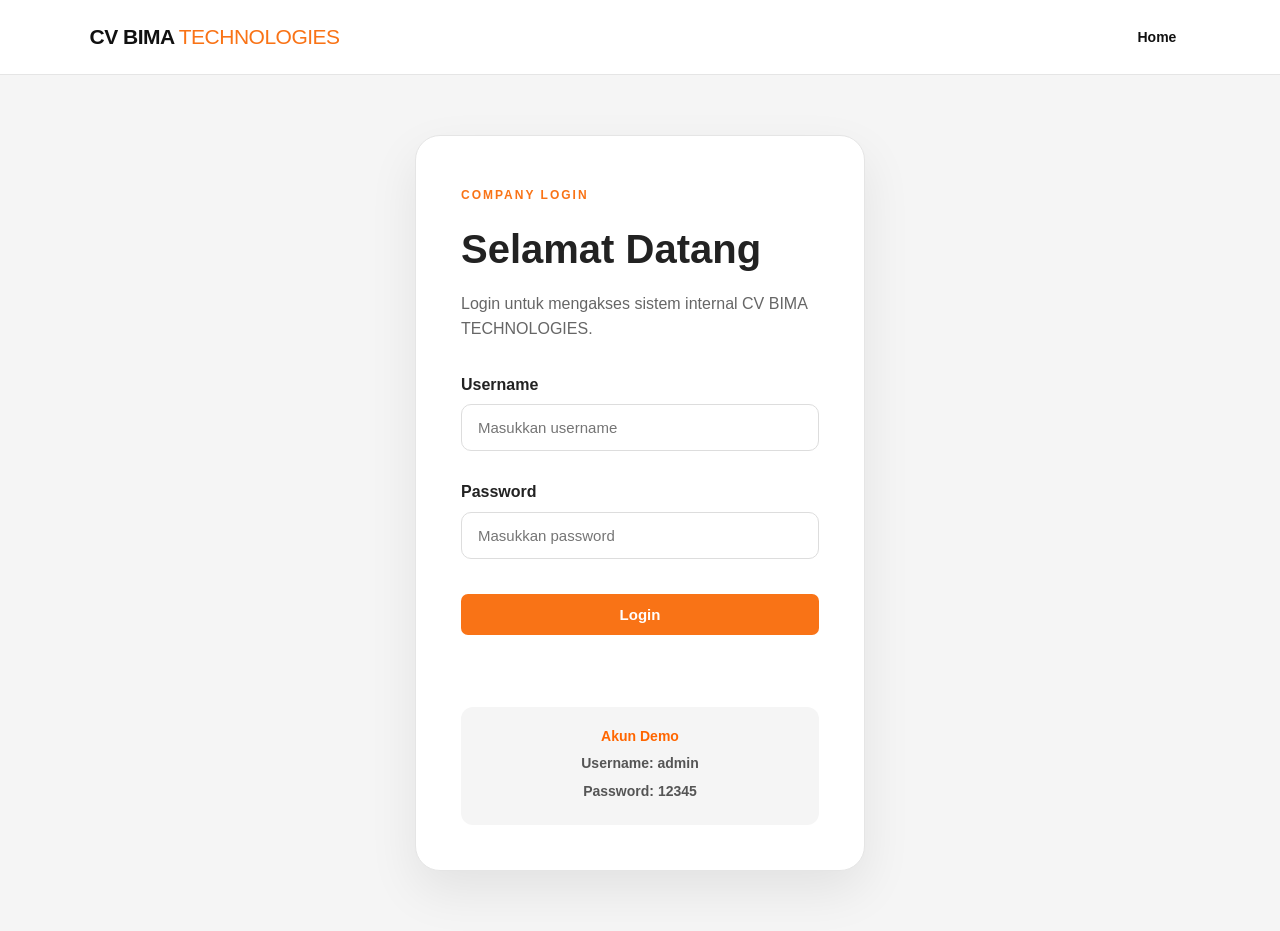
<file: login.html>
<!DOCTYPE html>
<html lang="id">

<head>

    <meta charset="UTF-8">

    <meta name="viewport" content="width=device-width, initial-scale=1.0">

    <title>Login - CV BIMA TECHNOLOGIES</title>

    <link rel="stylesheet" href="css/style.css">

</head>


<body>


    <!-- =========================
         NAVBAR
    ========================== -->

    <header class="navbar">

        <div class="logo">
            CV BIMA<span>TECHNOLOGIES</span>
        </div>

        <nav>

            <a href="index.html">
                Home
            </a>

        </nav>

    </header>



    <!-- =========================
         LOGIN
    ========================== -->

    <main class="login-page">

        <div class="login-box">


            <span class="label">
                COMPANY LOGIN
            </span>


            <h1>
                Selamat Datang
            </h1>


            <p>
                Login untuk mengakses sistem internal CV BIMA TECHNOLOGIES.
            </p>


            <form id="loginForm">


                <label for="username">
                    Username
                </label>

                <input type="text" id="username" placeholder="Masukkan username" autocomplete="username" required>



                <label for="password">
                    Password
                </label>

                <input type="password" id="password" placeholder="Masukkan password" autocomplete="current-password" required>



                <button type="submit" class="btn login-button">

                    Login

                </button>


            </form>



            <div id="loginMessage" class="login-message">
            </div>



            <!-- DEMO LOGIN -->

            <div class="login-info">

                <strong>
                    Akun Demo
                </strong>

                <p>
                    Username:
                    <b>admin</b>
                </p>

                <p>
                    Password:
                    <b>12345</b>
                </p>

            </div>


        </div>

    </main>



    <script src="js/script.js"></script>

</body>

</html>
</file>
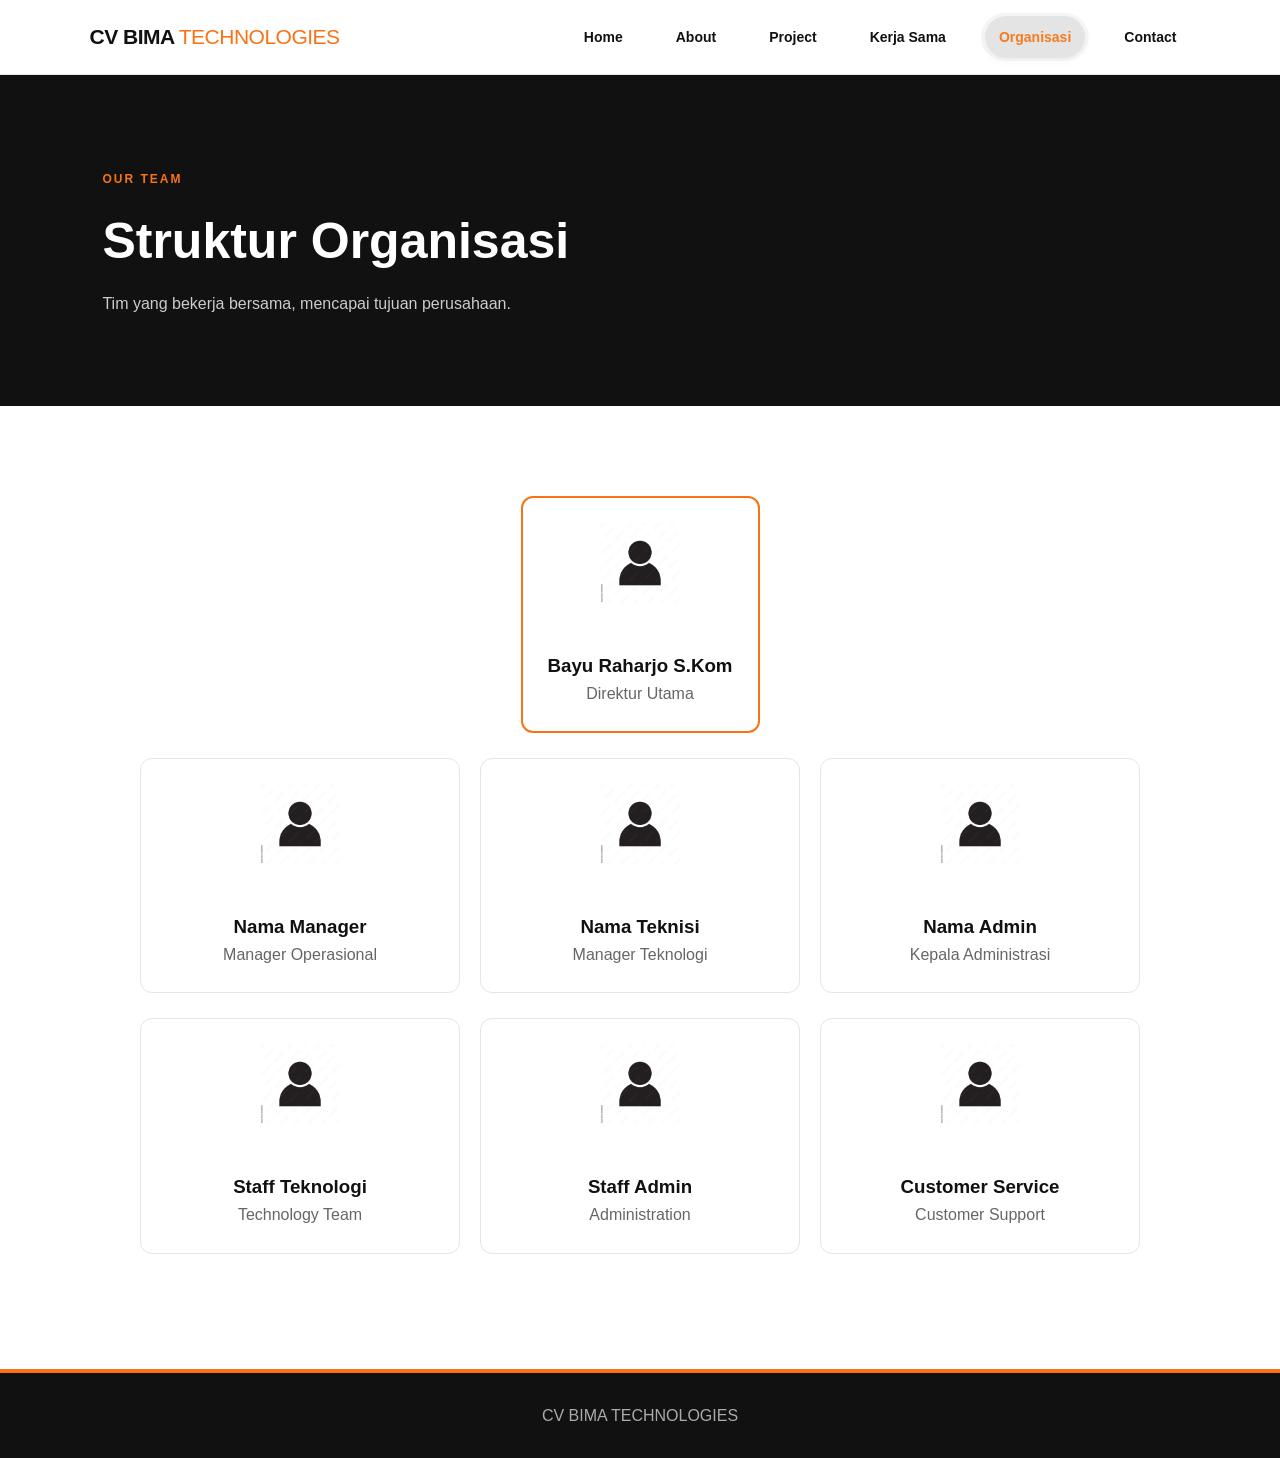
<file: organisasi.html>
<!DOCTYPE html>
<html lang="id">

<head>

    <meta charset="UTF-8">

    <meta name="viewport" content="width=device-width, initial-scale=1.0">

    <title>Organisasi - CV BIMA TECHNOLOGIES</title>

    <link rel="stylesheet" href="css/style.css">

</head>

<body>


    <header class="navbar">

        <div class="logo">
            CV BIMA<span>TECHNOLOGIES</span>
        </div>

        <nav>

            <a href="index.html">
            Home
        </a>

            <a href="about.html">
            About
        </a>

            <a href="project.html">
            Project
        </a>

            <a href="kerjasama.html">
            Kerja Sama
        </a>

            <!-- AKTIF -->
            <a href="organisasi.html" class="active">
            Organisasi
        </a>

            <a href="contact.html">
            Contact
        </a>

        </nav>

    </header>


    <section class="page-header">

        <span class="label">
        OUR TEAM
    </span>

        <h1>
            Struktur Organisasi
        </h1>

        <p>
            Tim yang bekerja bersama, mencapai tujuan perusahaan.
        </p>

    </section>


    <section class="section">

        <div class="organization">


            <div class="org-level">

                <div class="person main-person">
                    <img class="partner-logo-img" src="image/profile.jpg" alt="">
                    <h3>
                        Bayu Raharjo S.Kom
                    </h3>

                    <p>
                        Direktur Utama
                    </p>

                </div>

            </div>


            <div class="org-line"></div>


            <div class="org-grid">

                <div class="person">
                    <img class="partner-logo-img" src="image/profile.jpg" alt="">
                    <h3>
                        Nama Manager
                    </h3>

                    <p>
                        Manager Operasional
                    </p>

                </div>


                <div class="person">
                    <img class="partner-logo-img" src="image/profile.jpg" alt="">
                    <h3>
                        Nama Teknisi
                    </h3>

                    <p>
                        Manager Teknologi
                    </p>

                </div>


                <div class="person">
                    <img class="partner-logo-img" src="image/profile.jpg" alt="">
                    <h3>
                        Nama Admin
                    </h3>

                    <p>
                        Kepala Administrasi
                    </p>

                </div>


            </div>


            <div class="org-grid">
                <div class="person">
                    <img class="partner-logo-img" src="image/profile.jpg" alt="">

                    <h3>
                        Staff Teknologi
                    </h3>

                    <p>
                        Technology Team
                    </p>

                </div>


                <div class="person">
                    <img class="partner-logo-img" src="image/profile.jpg" alt="">
                    <h3>
                        Staff Admin
                    </h3>

                    <p>
                        Administration
                    </p>

                </div>


                <div class="person">
                    <img class="partner-logo-img" src="image/profile.jpg" alt="">

                    <h3>
                        Customer Service
                    </h3>

                    <p>
                        Customer Support
                    </p>

                </div>


            </div>


        </div>

    </section>


    <footer>

        CV BIMA TECHNOLOGIES

    </footer>


</body>

</html>
</file>
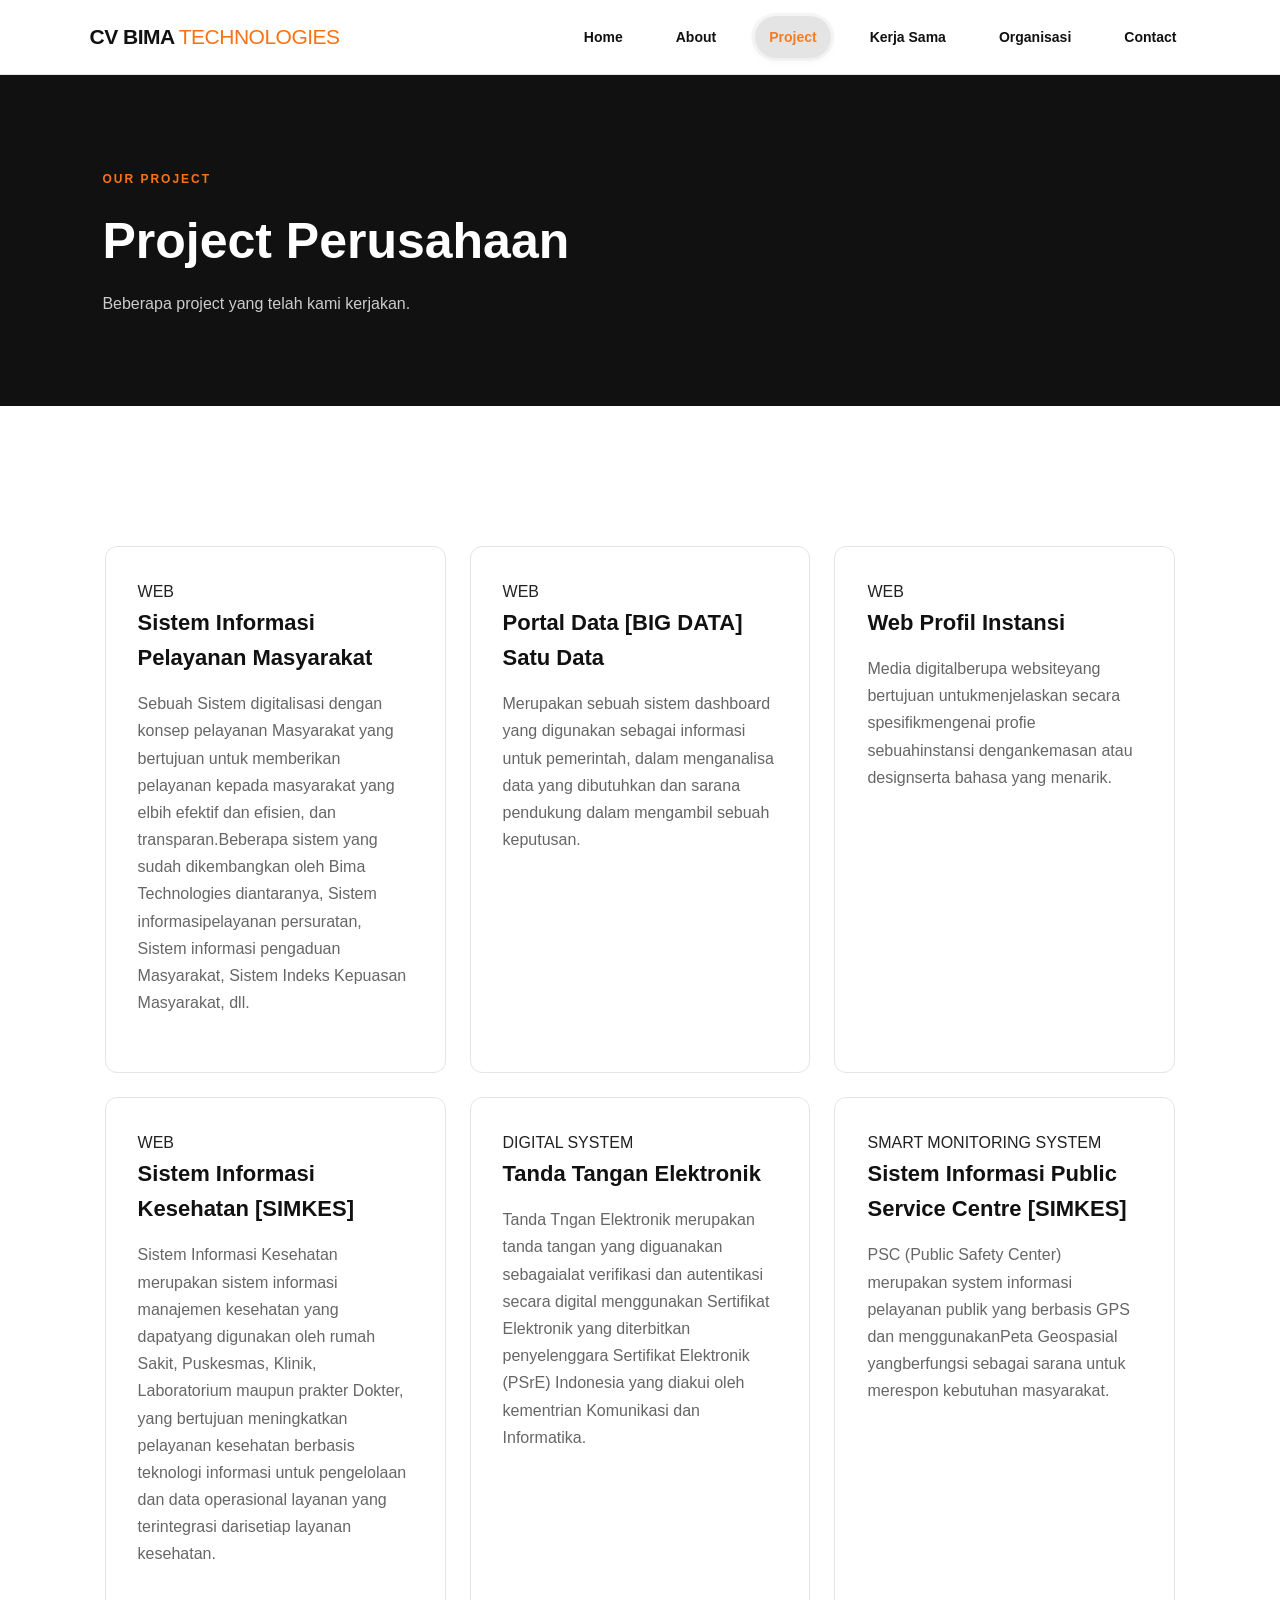
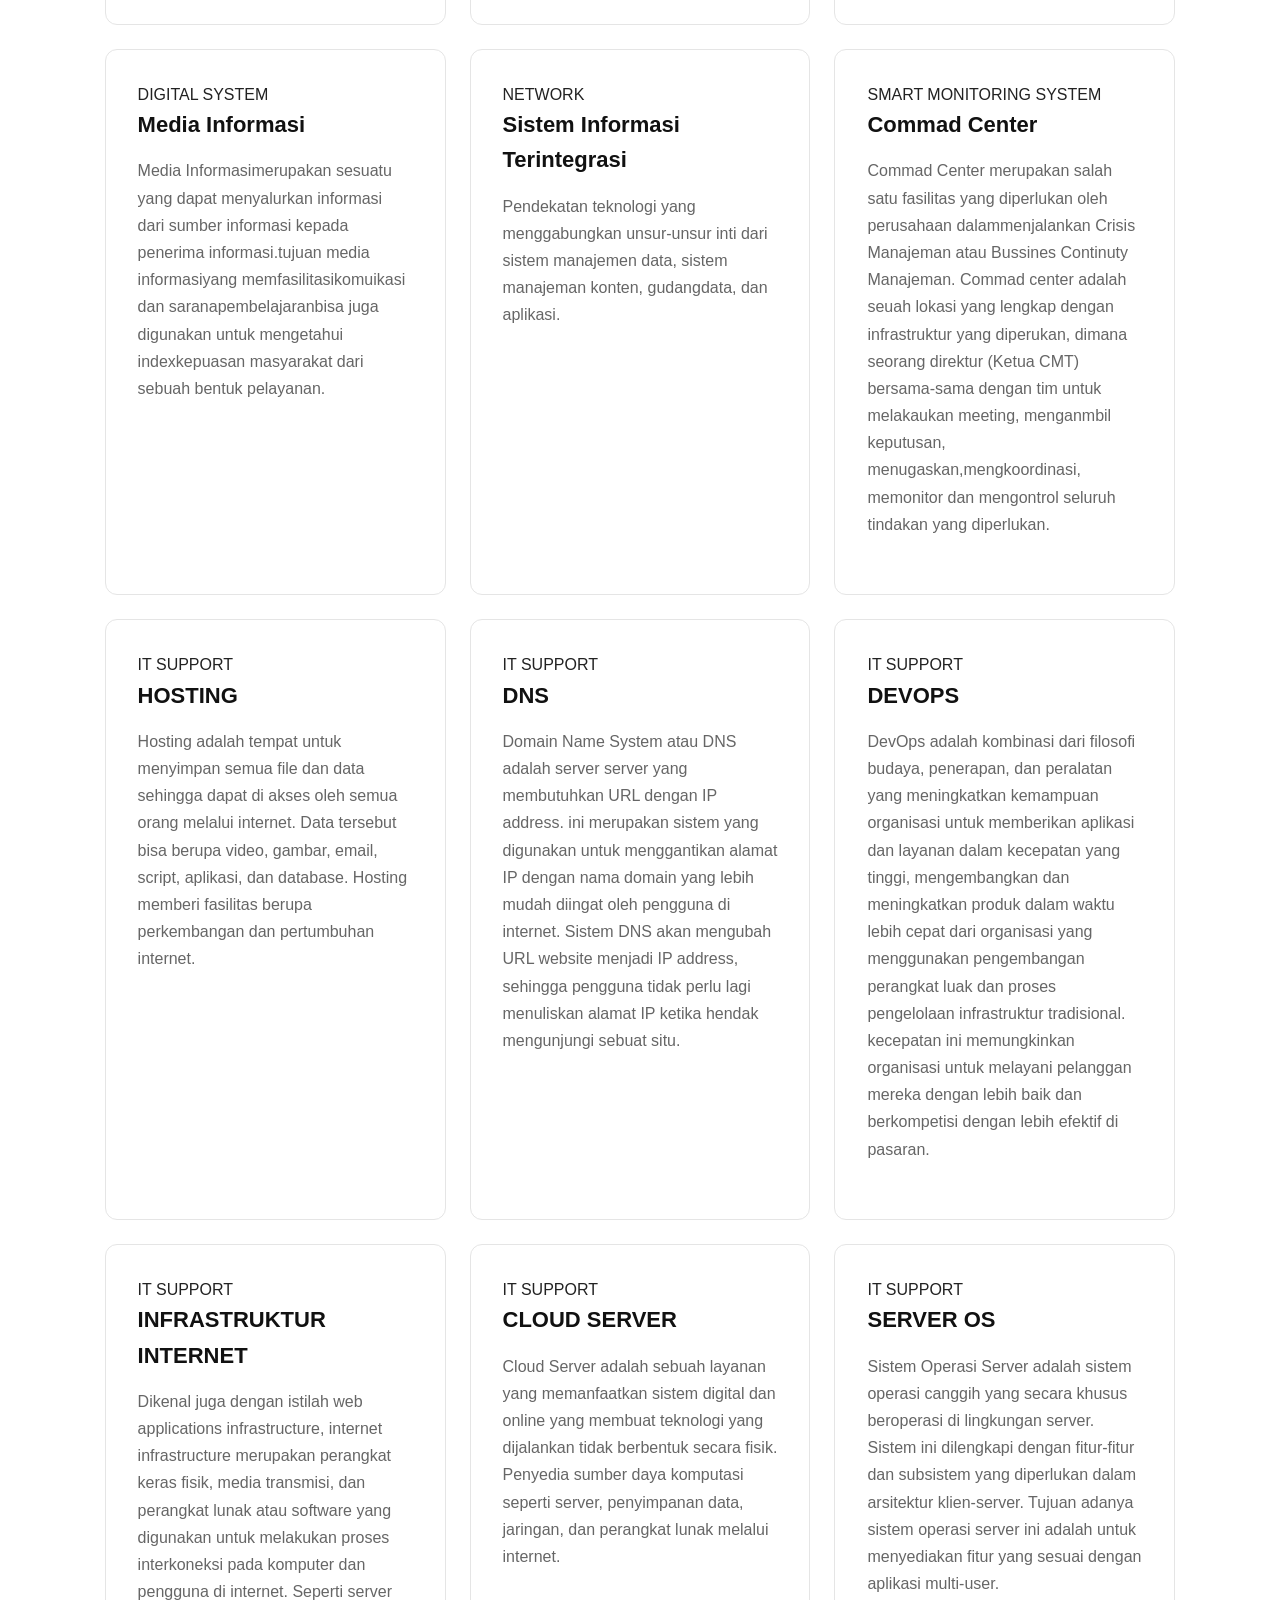
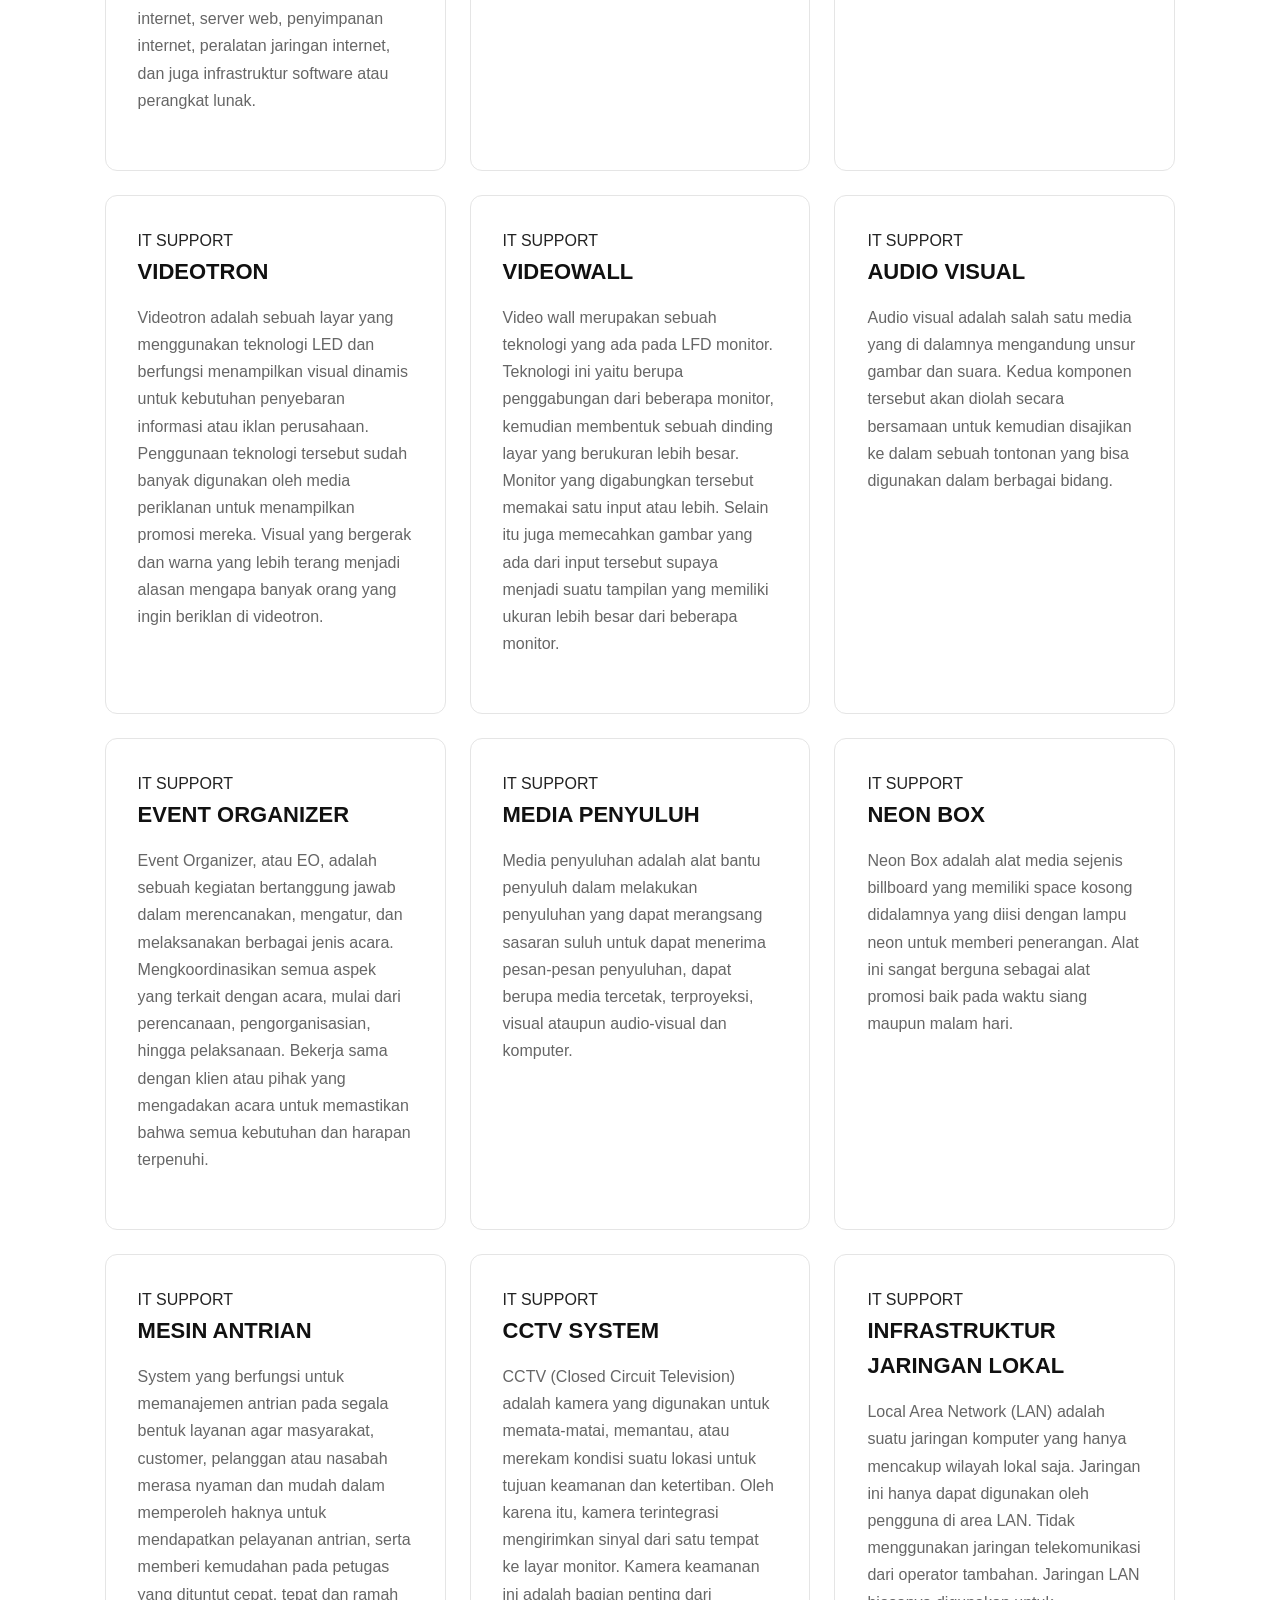
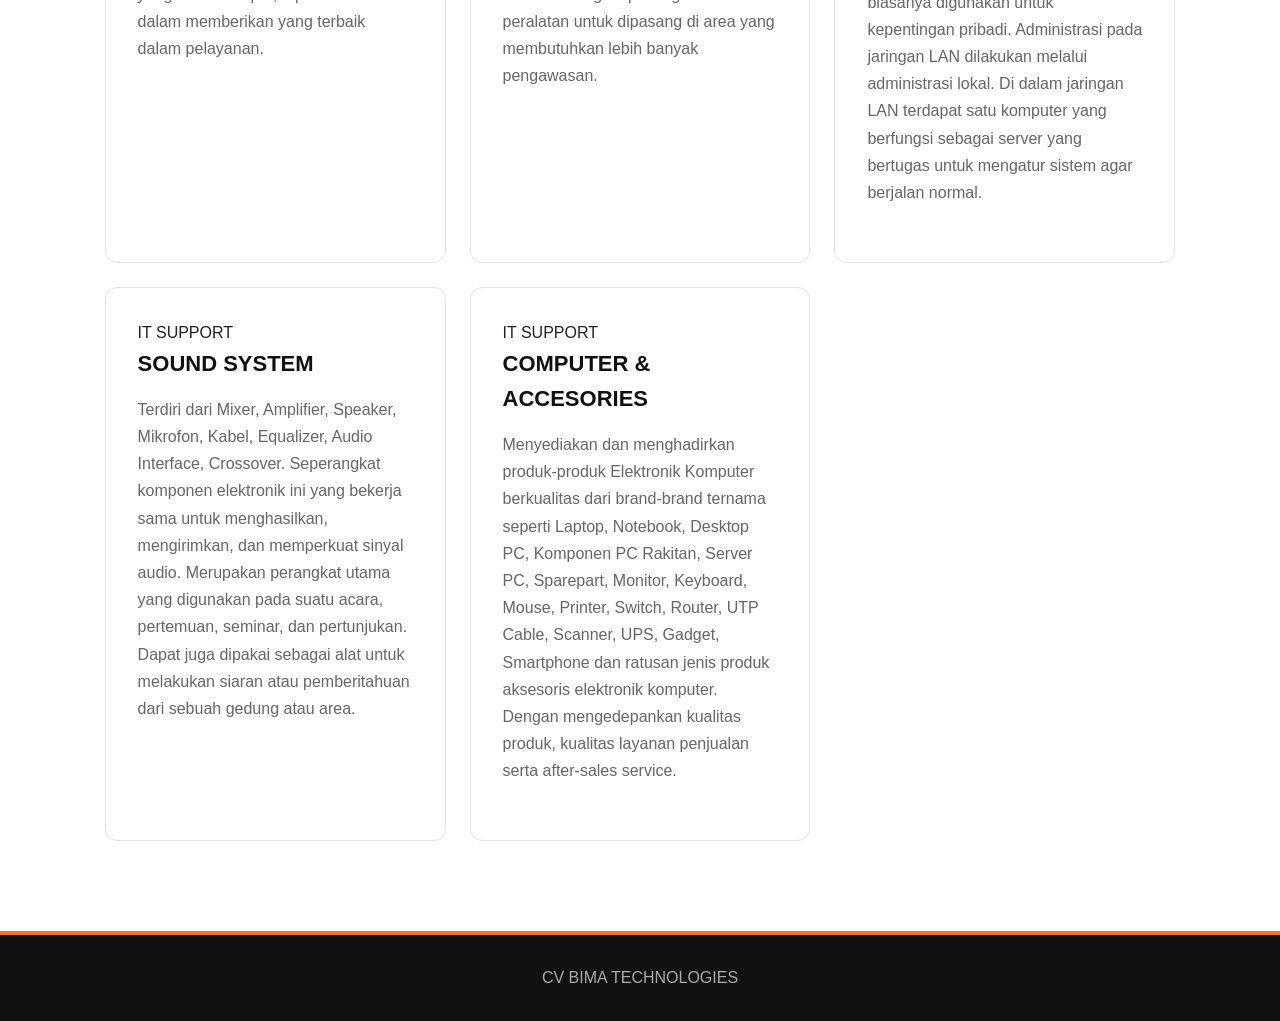
<file: project.html>
<!DOCTYPE html>
<html lang="id">

<head>

    <meta charset="UTF-8">

    <meta name="viewport" content="width=device-width, initial-scale=1.0">

    <title>Project - CV BIMA TECHNOLOGIES</title>

    <link rel="stylesheet" href="css/style.css">

</head>

<body>


    <!-- NAVBAR -->

    <header class="navbar">

        <div class="logo">
            CV BIMA<span>TECHNOLOGIES</span>
        </div>

        <nav>

            <a href="index.html">
                Home
            </a>

            <a href="about.html">
                About
            </a>

            <!-- PROJECT AKTIF -->
            <a href="project.html" class="active">
                Project
            </a>

            <a href="kerjasama.html">
                Kerja Sama
            </a>

            <a href="organisasi.html">
                Organisasi
            </a>

            <a href="contact.html">
                Contact
            </a>

        </nav>

    </header>


    <!-- HEADER -->

    <section class="page-header">

        <span class="label">
            OUR PROJECT
        </span>

        <h1>
            Project Perusahaan
        </h1>

        <p>
            Beberapa project yang telah kami kerjakan.
        </p>

    </section>


    <!-- PROJECT -->

    <section class="section">

        <div class="project-grid">


            <div class="project-card">

                <span class="project-tag">
                    WEB 
                </span>

                <h3>
                    Sistem Informasi Pelayanan Masyarakat
                </h3>

                <p>
                    Sebuah Sistem digitalisasi dengan konsep pelayanan Masyarakat yang bertujuan untuk memberikan pelayanan kepada masyarakat yang elbih efektif dan efisien, dan transparan.Beberapa sistem yang sudah dikembangkan oleh Bima Technologies diantaranya, Sistem
                    informasipelayanan persuratan, Sistem informasi pengaduan Masyarakat, Sistem Indeks Kepuasan Masyarakat, dll.
                </p>

            </div>


            <div class="project-card">

                <span class="project-tag">
                    WEB
                </span>

                <h3>
                    Portal Data [BIG DATA] Satu Data
                </h3>

                <p>
                    Merupakan sebuah sistem dashboard yang digunakan sebagai informasi untuk pemerintah, dalam menganalisa data yang dibutuhkan dan sarana pendukung dalam mengambil sebuah keputusan.
                </p>

            </div>


            <div class="project-card">

                <span class="project-tag">
                    WEB
                </span>

                <h3>
                    Web Profil Instansi
                </h3>

                <p>
                    Media digitalberupa websiteyang bertujuan untukmenjelaskan secara spesifikmengenai profie sebuahinstansi dengankemasan atau designserta bahasa yang menarik.
                </p>

            </div>

            <div class="project-card">

                <span class="project-tag">
                    WEB
                </span>

                <h3>
                    Sistem Informasi Kesehatan [SIMKES]
                </h3>

                <p>
                    Sistem Informasi Kesehatan merupakan sistem informasi manajemen kesehatan yang dapatyang digunakan oleh rumah Sakit, Puskesmas, Klinik, Laboratorium maupun prakter Dokter, yang bertujuan meningkatkan pelayanan kesehatan berbasis teknologi informasi untuk
                    pengelolaan dan data operasional layanan yang terintegrasi darisetiap layanan kesehatan.
                </p>

            </div>


            <div class="project-card">

                <span class="project-tag">
                    DIGITAL SYSTEM
                </span>

                <h3>
                    Tanda Tangan Elektronik
                </h3>

                <p>
                    Tanda Tngan Elektronik merupakan tanda tangan yang diguanakan sebagaialat verifikasi dan autentikasi secara digital menggunakan Sertifikat Elektronik yang diterbitkan penyelenggara Sertifikat Elektronik (PSrE) Indonesia yang diakui oleh kementrian Komunikasi
                    dan Informatika.
                </p>

            </div>

            <div class="project-card">

                <span class="project-tag">
                    SMART MONITORING SYSTEM
                </span>

                <h3>
                    Sistem Informasi Public Service Centre [SIMKES]
                </h3>

                <p>
                    PSC (Public Safety Center) merupakan system informasi pelayanan publik yang berbasis GPS dan menggunakanPeta Geospasial yangberfungsi sebagai sarana untuk merespon kebutuhan masyarakat.
                </p>

            </div>

            <div class="project-card">

                <span class="project-tag">
                    DIGITAL SYSTEM
                </span>

                <h3>
                    Media Informasi
                </h3>

                <p>
                    Media Informasimerupakan sesuatu yang dapat menyalurkan informasi dari sumber informasi kepada penerima informasi.tujuan media informasiyang memfasilitasikomuikasi dan saranapembelajaranbisa juga digunakan untuk mengetahui indexkepuasan masyarakat dari
                    sebuah bentuk pelayanan.
                </p>

            </div>

            <div class="project-card">

                <span class="project-tag">
                    NETWORK
                </span>

                <h3>
                    Sistem Informasi Terintegrasi
                </h3>

                <p>
                    Pendekatan teknologi yang menggabungkan unsur-unsur inti dari sistem manajemen data, sistem manajeman konten, gudangdata, dan aplikasi.
                </p>

            </div>

            <div class="project-card">

                <span class="project-tag">
                    SMART MONITORING SYSTEM
                </span>

                <h3>
                    Commad Center
                </h3>

                <p>
                    Commad Center merupakan salah satu fasilitas yang diperlukan oleh perusahaan dalammenjalankan Crisis Manajeman atau Bussines Continuty Manajeman. Commad center adalah seuah lokasi yang lengkap dengan infrastruktur yang diperukan, dimana seorang direktur
                    (Ketua CMT) bersama-sama dengan tim untuk melakaukan meeting, menganmbil keputusan, menugaskan,mengkoordinasi, memonitor dan mengontrol seluruh tindakan yang diperlukan.
                </p>

            </div>

            <div class="project-card">

                <span class="project-tag">
                    IT SUPPORT 
                </span>

                <h3>
                    HOSTING
                </h3>

                <p>
                    Hosting adalah tempat untuk menyimpan semua file dan data sehingga dapat di akses oleh semua orang melalui internet. Data tersebut bisa berupa video, gambar, email, script, aplikasi, dan database. Hosting memberi fasilitas berupa perkembangan dan pertumbuhan
                    internet.
                </p>

            </div>


            <div class="project-card">

                <span class="project-tag">
                    IT SUPPORT
                </span>

                <h3>
                    DNS
                </h3>

                <p>
                    Domain Name System atau DNS adalah server server yang membutuhkan URL dengan IP address. ini merupakan sistem yang digunakan untuk menggantikan alamat IP dengan nama domain yang lebih mudah diingat oleh pengguna di internet. Sistem DNS akan mengubah URL
                    website menjadi IP address, sehingga pengguna tidak perlu lagi menuliskan alamat IP ketika hendak mengunjungi sebuat situ.
                </p>

            </div>

            <div class="project-card">

                <span class="project-tag">
                    IT SUPPORT
                </span>

                <h3>
                    DEVOPS
                </h3>

                <p>
                    DevOps adalah kombinasi dari filosofi budaya, penerapan, dan peralatan yang meningkatkan kemampuan organisasi untuk memberikan aplikasi dan layanan dalam kecepatan yang tinggi, mengembangkan dan meningkatkan produk dalam waktu lebih cepat dari organisasi
                    yang menggunakan pengembangan perangkat luak dan proses pengelolaan infrastruktur tradisional. kecepatan ini memungkinkan organisasi untuk melayani pelanggan mereka dengan lebih baik dan berkompetisi dengan lebih efektif di pasaran.
                </p>

            </div>

            <div class="project-card">

                <span class="project-tag">
                    IT SUPPORT
                </span>

                <h3>
                    INFRASTRUKTUR INTERNET
                </h3>

                <p>
                    Dikenal juga dengan istilah web applications infrastructure, internet infrastructure merupakan perangkat keras fisik, media transmisi, dan perangkat lunak atau software yang digunakan untuk melakukan proses interkoneksi pada komputer dan pengguna di internet.
                    Seperti server internet, server web, penyimpanan internet, peralatan jaringan internet, dan juga infrastruktur software atau perangkat lunak.
                </p>

            </div>

            <div class="project-card">

                <span class="project-tag">
                    IT SUPPORT
                </span>

                <h3>
                    CLOUD SERVER
                </h3>

                <p>
                    Cloud Server adalah sebuah layanan yang memanfaatkan sistem digital dan online yang membuat teknologi yang dijalankan tidak berbentuk secara fisik. Penyedia sumber daya komputasi seperti server, penyimpanan data, jaringan, dan perangkat lunak melalui
                    internet.
                </p>

            </div>

            <div class="project-card">

                <span class="project-tag">
                    IT SUPPORT
                </span>

                <h3>
                    SERVER OS
                </h3>

                <p>
                    Sistem Operasi Server adalah sistem operasi canggih yang secara khusus beroperasi di lingkungan server. Sistem ini dilengkapi dengan fitur-fitur dan subsistem yang diperlukan dalam arsitektur klien-server. Tujuan adanya sistem operasi server ini adalah
                    untuk menyediakan fitur yang sesuai dengan aplikasi multi-user.
                </p>

            </div>

            <div class="project-card">

                <span class="project-tag">
                    IT SUPPORT
                </span>

                <h3>
                    VIDEOTRON
                </h3>

                <p>
                    Videotron adalah sebuah layar yang menggunakan teknologi LED dan berfungsi menampilkan visual dinamis untuk kebutuhan penyebaran informasi atau iklan perusahaan. Penggunaan teknologi tersebut sudah banyak digunakan oleh media periklanan untuk menampilkan
                    promosi mereka. Visual yang bergerak dan warna yang lebih terang menjadi alasan mengapa banyak orang yang ingin beriklan di videotron.
                </p>

            </div>

            <div class="project-card">

                <span class="project-tag">
                    IT SUPPORT
                </span>

                <h3>
                    VIDEOWALL
                </h3>

                <p>
                    Video wall merupakan sebuah teknologi yang ada pada LFD monitor. Teknologi ini yaitu berupa penggabungan dari beberapa monitor, kemudian membentuk sebuah dinding layar yang berukuran lebih besar. Monitor yang digabungkan tersebut memakai satu input atau
                    lebih. Selain itu juga memecahkan gambar yang ada dari input tersebut supaya menjadi suatu tampilan yang memiliki ukuran lebih besar dari beberapa monitor.
                </p>

            </div>

            <div class="project-card">

                <span class="project-tag">
                    IT SUPPORT
                </span>

                <h3>
                    AUDIO VISUAL
                </h3>

                <p>
                    Audio visual adalah salah satu media yang di dalamnya mengandung unsur gambar dan suara. Kedua komponen tersebut akan diolah secara bersamaan untuk kemudian disajikan ke dalam sebuah tontonan yang bisa digunakan dalam berbagai bidang.
                </p>

            </div>

            <div class="project-card">

                <span class="project-tag">
                    IT SUPPORT
                </span>

                <h3>
                    EVENT ORGANIZER
                </h3>

                <p>
                    Event Organizer, atau EO, adalah sebuah kegiatan bertanggung jawab dalam merencanakan, mengatur, dan melaksanakan berbagai jenis acara. Mengkoordinasikan semua aspek yang terkait dengan acara, mulai dari perencanaan, pengorganisasian, hingga pelaksanaan.
                    Bekerja sama dengan klien atau pihak yang mengadakan acara untuk memastikan bahwa semua kebutuhan dan harapan terpenuhi.
                </p>

            </div>

            <div class="project-card">

                <span class="project-tag">
                    IT SUPPORT
                </span>

                <h3>
                    MEDIA PENYULUH
                </h3>

                <p>
                    Media penyuluhan adalah alat bantu penyuluh dalam melakukan penyuluhan yang dapat merangsang sasaran suluh untuk dapat menerima pesan-pesan penyuluhan, dapat berupa media tercetak, terproyeksi, visual ataupun audio-visual dan komputer.
                </p>

            </div>

            <div class="project-card">

                <span class="project-tag">
                    IT SUPPORT
                </span>

                <h3>
                    NEON BOX
                </h3>

                <p>
                    Neon Box adalah alat media sejenis billboard yang memiliki space kosong didalamnya yang diisi dengan lampu neon untuk memberi penerangan. Alat ini sangat berguna sebagai alat promosi baik pada waktu siang maupun malam hari.
                </p>

            </div>

            <div class="project-card">

                <span class="project-tag">
                    IT SUPPORT
                </span>

                <h3>
                    MESIN ANTRIAN
                </h3>

                <p>
                    System yang berfungsi untuk memanajemen antrian pada segala bentuk layanan agar masyarakat, customer, pelanggan atau nasabah merasa nyaman dan mudah dalam memperoleh haknya untuk mendapatkan pelayanan antrian, serta memberi kemudahan pada petugas yang
                    dituntut cepat, tepat dan ramah dalam memberikan yang terbaik dalam pelayanan.
                </p>

            </div>

            <div class="project-card">

                <span class="project-tag">
                    IT SUPPORT
                </span>

                <h3>
                    CCTV SYSTEM
                </h3>

                <p>
                    CCTV (Closed Circuit Television) adalah kamera yang digunakan untuk memata-matai, memantau, atau merekam kondisi suatu lokasi untuk tujuan keamanan dan ketertiban. Oleh karena itu, kamera terintegrasi mengirimkan sinyal dari satu tempat ke layar monitor.
                    Kamera keamanan ini adalah bagian penting dari peralatan untuk dipasang di area yang membutuhkan lebih banyak pengawasan.
                </p>

            </div>

            <div class="project-card">

                <span class="project-tag">
                    IT SUPPORT
                </span>

                <h3>
                    INFRASTRUKTUR JARINGAN LOKAL
                </h3>

                <p>
                    Local Area Network (LAN) adalah suatu jaringan komputer yang hanya mencakup wilayah lokal saja. Jaringan ini hanya dapat digunakan oleh pengguna di area LAN. Tidak menggunakan jaringan telekomunikasi dari operator tambahan. Jaringan LAN biasanya digunakan
                    untuk kepentingan pribadi. Administrasi pada jaringan LAN dilakukan melalui administrasi lokal. Di dalam jaringan LAN terdapat satu komputer yang berfungsi sebagai server yang bertugas untuk mengatur sistem agar berjalan normal.
                </p>

            </div>

            <div class="project-card">

                <span class="project-tag">
                    IT SUPPORT
                </span>

                <h3>
                    SOUND SYSTEM
                </h3>

                <p>
                    Terdiri dari Mixer, Amplifier, Speaker, Mikrofon, Kabel, Equalizer, Audio Interface, Crossover. Seperangkat komponen elektronik ini yang bekerja sama untuk menghasilkan, mengirimkan, dan memperkuat sinyal audio. Merupakan perangkat utama yang digunakan
                    pada suatu acara, pertemuan, seminar, dan pertunjukan. Dapat juga dipakai sebagai alat untuk melakukan siaran atau pemberitahuan dari sebuah gedung atau area.
                </p>

            </div>

            <div class="project-card">

                <span class="project-tag">
                    IT SUPPORT
                </span>

                <h3>
                    COMPUTER & ACCESORIES
                </h3>

                <p>
                    Menyediakan dan menghadirkan produk-produk Elektronik Komputer berkualitas dari brand-brand ternama seperti Laptop, Notebook, Desktop PC, Komponen PC Rakitan, Server PC, Sparepart, Monitor, Keyboard, Mouse, Printer, Switch, Router, UTP Cable, Scanner,
                    UPS, Gadget, Smartphone dan ratusan jenis produk aksesoris elektronik komputer. Dengan mengedepankan kualitas produk, kualitas layanan penjualan serta after-sales service.
                </p>

            </div>


        </div>

    </section>


    <footer>

        CV BIMA TECHNOLOGIES

    </footer>


</body>

</html>
</file>
<file: css/style.css>
/* =====================================================
   BIMA TECHNOLOGIES
   BLACK • WHITE • ORANGE
===================================================== */

* {
    margin: 0;
    padding: 0;
    box-sizing: border-box;
}

:root {
    --black: #111111;
    --black-soft: #1c1c1c;
    --orange: #f97316;
    --orange-dark: #ea580c;
    --white: #ffffff;
    --gray: #f7f7f7;
    --gray-2: #eeeeee;
    --text: #222222;
    --text-light: #666666;
    --border: #e5e5e5;
}

html {
    scroll-behavior: smooth;
}

body {
    background: var(--white);
    color: var(--text);
    font-family: Arial, Helvetica, sans-serif;
    line-height: 1.6;
}

a {
    text-decoration: none;
    color: inherit;
}

button,
input,
textarea,
select {
    font-family: inherit;
}


/* =====================================================
   NAVBAR
===================================================== */

.navbar {
    width: 100%;
    min-height: 75px;
    padding: 0 7%;
    background: var(--white);
    display: flex;
    align-items: center;
    justify-content: space-between;
    border-bottom: 1px solid var(--border);
    position: sticky;
    top: 0;
    z-index: 1000;
}

.logo {
    font-size: 21px;
    font-weight: 900;
    letter-spacing: -0.5px;
    color: var(--black);
}

.logo span {
    color: var(--orange);
    font-weight: 500;
    margin-left: 4px;
}

.navbar nav {
    display: flex;
    align-items: center;
    gap: 25px;
    font-size: 14px;
    font-weight: 600;
}

.navbar nav a {
    color: var(--black);
    transition: 0.2s ease;
}

.navbar nav a:hover {
    color: var(--orange);
}


/* =====================================================
   BUTTON
===================================================== */

.btn {
    display: inline-block;
    padding: 12px 24px;
    background: var(--orange);
    color: var(--white);
    border-radius: 7px;
    border: 2px solid var(--orange);
    cursor: pointer;
    font-weight: 700;
    transition: 0.2s ease;
}

.btn:hover {
    background: var(--orange-dark);
    border-color: var(--orange-dark);
    transform: translateY(-2px);
}

.btn-small {
    padding: 9px 17px;
}

.btn-outline {
    background: transparent;
    color: var(--black);
    border: 2px solid var(--black);
}

.btn-outline:hover {
    background: var(--black);
    color: var(--white);
}


/* =====================================================
   LABEL
===================================================== */

.label {
    display: inline-block;
    font-size: 12px;
    font-weight: 800;
    letter-spacing: 2px;
    color: var(--orange);
}


/* =====================================================
   HERO
===================================================== */

.hero {
    min-height: 650px;
    padding: 90px 8%;
    display: flex;
    align-items: center;
    background: var(--white);
    border-bottom: 1px solid var(--border);
}

.hero-content {
    max-width: 850px;
}

.hero h1 {
    margin: 20px 0;
    font-size: 65px;
    line-height: 1.05;
    color: var(--black);
    letter-spacing: -2px;
}

.hero h1 span {
    color: var(--orange);
}

.hero p {
    max-width: 650px;
    color: var(--text-light);
    font-size: 17px;
}

.hero-buttons {
    margin-top: 32px;
    display: flex;
    gap: 12px;
}


/* =====================================================
   SECTION
===================================================== */

.section {
    max-width: 1250px;
    margin: auto;
    padding: 90px 7%;
}

.section-header {
    text-align: center;
    max-width: 700px;
    margin: auto auto 45px;
}

.section-header h2 {
    font-size: 40px;
    color: var(--black);
    margin: 10px 0;
}

.section-header p {
    color: var(--text-light);
}


/* =====================================================
   FEATURE
===================================================== */

.feature-grid {
    display: grid;
    grid-template-columns: repeat(3, 1fr);
    gap: 20px;
}

.feature-card {
    background: var(--white);
    padding: 30px;
    border-radius: 12px;
    border: 1px solid var(--border);
    transition: 0.25s ease;
}

.feature-card:hover {
    transform: translateY(-5px);
    border-color: var(--orange);
    box-shadow: 0 10px 30px rgba(0, 0, 0, 0.08);
}

.number {
    color: var(--orange);
    font-size: 15px;
    font-weight: 900;
}

.feature-card h3 {
    margin: 10px 0;
    color: var(--black);
    font-size: 22px;
}

.feature-card p {
    color: var(--text-light);
}


/* =====================================================
   CTA
===================================================== */

.cta {
    text-align: center;
    padding: 90px 20px;
    background: var(--black);
    color: var(--white);
}

.cta h2 {
    font-size: 40px;
    color: var(--white);
}

.cta p {
    margin: 10px 0 25px;
    color: #cccccc;
}

.cta .btn {
    background: var(--orange);
}


/* =====================================================
   PAGE HEADER
===================================================== */

.page-header {
    padding: 90px 8%;
    background: var(--black);
    color: var(--white);
}

.page-header h1 {
    font-size: 50px;
    margin: 10px 0;
    color: var(--white);
}

.page-header p {
    color: #cccccc;
    max-width: 650px;
}


/* =====================================================
   ABOUT
===================================================== */

.about-grid {
    display: grid;
    grid-template-columns: 1fr 1fr;
    gap: 60px;
    align-items: center;
}

.about-grid h2 {
    font-size: 40px;
    margin: 10px 0 20px;
    color: var(--black);
}

.about-grid p {
    color: var(--text-light);
    margin-bottom: 15px;
}

.about-highlight {
    background: var(--black);
    color: var(--white);
    border-radius: 15px;
    padding: 45px;
    font-size: 25px;
    font-weight: bold;
    border-left: 6px solid var(--orange);
}

.gray {
    background: var(--gray);
    max-width: none;
}

.vision-grid {
    max-width: 1100px;
    margin: auto;
    display: grid;
    grid-template-columns: 1fr 1fr;
    gap: 20px;
}

.vision-card {
    background: var(--white);
    padding: 30px;
    border-radius: 12px;
    border: 1px solid var(--border);
    transition: 0.2s ease;
}

.vision-card:hover {
    border-color: var(--orange);
}

.vision-card h3 {
    margin-bottom: 15px;
    font-size: 25px;
    color: var(--black);
}

.vision-card h3::after {
    content: "";
    display: block;
    width: 40px;
    height: 3px;
    background: var(--orange);
    margin-top: 8px;
}

.vision-card p,
.vision-card li {
    color: var(--text-light);
}

.vision-card li {
    margin: 10px 0 10px 20px;
}


/* =====================================================
   PROJECT
===================================================== */

.project-grid {
    display: grid;
    grid-template-columns: repeat(3, 1fr);
    gap: 25px;
}

.project-card {
    background: var(--white);
    border-radius: 12px;
    overflow: hidden;
    border: 1px solid var(--border);
    transition: 0.25s ease;
}

.project-card:hover {
    transform: translateY(-5px);
    border-color: var(--orange);
    box-shadow: 0 10px 30px rgba(0, 0, 0, 0.08);
}

.project-image {
    height: 220px;
    background: var(--black);
    display: flex;
    align-items: center;
    justify-content: center;
    font-size: 20px;
    font-weight: bold;
    color: var(--orange);
}

.project-content {
    padding: 25px;
}

.project-content h3 {
    margin: 10px 0;
    font-size: 23px;
    color: var(--black);
}

.project-content p {
    color: var(--text-light);
    margin-bottom: 15px;
}

.status {
    display: inline-block;
    background: #fff1e8;
    color: var(--orange-dark);
    padding: 5px 10px;
    border-radius: 20px;
    font-size: 11px;
    font-weight: bold;
}


/* =====================================================
   PARTNER
===================================================== */

.partner-grid {
    display: grid;
    grid-template-columns: repeat(4, 1fr);
    gap: 50px;
}

.partner-card {
    background: var(--white);
    border-radius: 12px;
    text-align: justify;
    transition: 0.25s ease;
}

.partner-logo {
    width: 80px;
    height: 80px;
    border-radius: 50%;
    background: var(--black);
    color: var(--orange);
    display: flex;
    align-items: center;
    justify-content: center;
    margin: auto auto 20px;
    font-weight: bold;
    font-size: 25px;
    border: 3px solid var(--orange);
}

.partner-logo-img {
    width: 80px;
    height: 80px;
    margin-bottom: 40px;
}

.partner-card h3 {
    margin-bottom: 5px;
    color: var(--black);
}

.partner-card span {
    color: var(--orange);
    font-size: 13px;
    font-weight: bold;
}

.partner-card p {
    margin-top: 15px;
    color: var(--text-light);
}


/* =====================================================
   ORGANIZATION
===================================================== */

.organization {
    text-align: center;
}

.org-level {
    display: flex;
    justify-content: center;
}

.org-grid {
    max-width: 1000px;
    margin: 25px auto;
    display: grid;
    grid-template-columns: repeat(3, 1fr);
    gap: 20px;
}

.person {
    background: var(--white);
    padding: 25px;
    border-radius: 12px;
    border: 1px solid var(--border);
    transition: 0.2s ease;
}

.person:hover {
    transform: translateY(-4px);
    border-color: var(--orange);
}

.main-person {
    border: 2px solid var(--orange);
}

.avatar {
    width: 75px;
    height: 75px;
    margin: auto auto 15px;
    border-radius: 50%;
    display: flex;
    align-items: center;
    justify-content: center;
    background: var(--black);
    color: var(--orange);
    font-weight: bold;
    font-size: 25px;
    border: 2px solid var(--orange);
}

.person h3 {
    color: var(--black);
}

.person p {
    color: var(--text-light);
}


/* =====================================================
   CONTACT
===================================================== */

.contact-grid {
    display: grid;
    grid-template-columns: 1fr 1fr;
    gap: 60px;
}

.contact-person {
    background: var(--white);
    padding: 25px;
    border-radius: 12px;
    margin-top: 20px;
    border: 1px solid var(--border);
    border-left: 4px solid var(--orange);
}

.contact-person h3 {
    color: var(--black);
    margin-bottom: 8px;
}

.contact-person p {
    color: var(--text-light);
    margin: 5px 0;
}

.contact-form {
    background: var(--white);
    padding: 30px;
    border-radius: 12px;
    border: 1px solid var(--border);
    box-shadow: 0 8px 25px rgba(0, 0, 0, 0.05);
}

.contact-form h2 {
    margin-bottom: 20px;
    color: var(--black);
}

.contact-form form {
    display: flex;
    flex-direction: column;
    gap: 8px;
}

.contact-form label {
    font-weight: bold;
    color: var(--black);
}

input,
textarea,
select {
    width: 100%;
    padding: 13px;
    border: 1px solid #d8d8d8;
    border-radius: 7px;
    font-family: inherit;
    margin-bottom: 10px;
    background: var(--white);
    color: var(--black);
    outline: none;
}

input:focus,
textarea:focus,
select:focus {
    border-color: var(--orange);
    box-shadow: 0 0 0 3px rgba(249, 115, 22, 0.12);
}

.success-message {
    margin-top: 15px;
    color: #15803d;
    font-weight: bold;
}


/* =====================================================
   DOCUMENT
===================================================== */

.document-box {
    max-width: 700px;
    margin: auto;
    background: var(--white);
    padding: 35px;
    border-radius: 12px;
    border: 1px solid var(--border);
    box-shadow: 0 8px 25px rgba(0, 0, 0, 0.05);
}

.document-box h2 {
    color: var(--black);
}

.document-box>p {
    color: var(--text-light);
}

.document-box form {
    display: flex;
    flex-direction: column;
    gap: 8px;
    margin-top: 25px;
}

.document-box label {
    font-weight: bold;
    color: var(--black);
}

.document-result {
    margin-top: 25px;
}

.uploaded-document {
    background: #fff7ed;
    padding: 20px;
    border-radius: 10px;
    color: #9a3412;
    border: 1px solid #fed7aa;
}


/* =====================================================
   LOGIN
===================================================== */

.login-page {
    min-height: 100vh;
    display: flex;
    align-items: center;
    justify-content: center;
    background: var(--white);
}

.login-container {
    width: 420px;
    max-width: 92%;
    background: var(--white);
    padding: 40px;
    border-radius: 15px;
    border: 1px solid var(--border);
    box-shadow: 0 15px 40px rgba(0, 0, 0, 0.1);
    border-top: 5px solid var(--orange);
}

.login-logo {
    font-size: 21px;
    font-weight: bold;
    color: var(--black);
}

.login-logo span {
    color: var(--orange);
    font-weight: normal;
}

.login-container h1 {
    margin-top: 30px;
    color: var(--black);
}

.login-container>p {
    color: var(--text-light);
    margin-bottom: 25px;
}

.login-container form {
    display: flex;
    flex-direction: column;
    gap: 7px;
}

.login-container label {
    color: var(--black);
    font-weight: bold;
}

.login-btn {
    margin-top: 10px;
    width: 100%;
}

.back-home {
    display: block;
    text-align: center;
    margin-top: 20px;
    color: var(--text-light);
}

.back-home:hover {
    color: var(--orange);
}

.login-message {
    margin-top: 15px;
    text-align: center;
}

.success-text {
    color: #15803d;
}

.error-text {
    color: #dc2626;
}


/* =====================================================
   DASHBOARD
===================================================== */

.dashboard {
    max-width: 1250px;
    margin: auto;
    padding: 60px 7%;
}

.dashboard-header h1 {
    font-size: 42px;
    margin: 10px 0;
    color: var(--black);
}

.dashboard-header p {
    color: var(--text-light);
}

.stat-grid {
    display: grid;
    grid-template-columns: repeat(4, 1fr);
    gap: 20px;
    margin: 40px 0;
}

.stat-card {
    background: var(--white);
    border: 1px solid var(--border);
    border-radius: 12px;
    padding: 25px;
    border-left: 4px solid var(--orange);
    transition: 0.2s ease;
}

.stat-card:hover {
    transform: translateY(-3px);
}

.stat-card span {
    font-size: 12px;
    color: var(--text-light);
    font-weight: bold;
}

.stat-card strong {
    display: block;
    font-size: 35px;
    margin-top: 8px;
    color: var(--black);
}

.dashboard-menu {
    display: grid;
    grid-template-columns: repeat(3, 1fr);
    gap: 20px;
}

.dashboard-menu a {
    background: var(--white);
    padding: 25px;
    border-radius: 12px;
    border: 1px solid var(--border);
    transition: 0.2s;
}

.dashboard-menu a:hover {
    transform: translateY(-4px);
    border-color: var(--orange);
    box-shadow: 0 8px 25px rgba(0, 0, 0, 0.07);
}

.dashboard-menu h3 {
    color: var(--black);
}

.dashboard-menu p {
    color: var(--text-light);
}

.menu-icon {
    width: 45px;
    height: 45px;
    border-radius: 10px;
    background: var(--black);
    color: var(--orange);
    display: flex;
    align-items: center;
    justify-content: center;
    font-weight: bold;
    margin-bottom: 15px;
}


/* =====================================================
   FOOTER
===================================================== */

footer {
    padding: 30px;
    text-align: center;
    background: var(--black);
    color: #aaaaaa;
    border-top: 4px solid var(--orange);
}


/* =====================================================
   RESPONSIVE TABLET
===================================================== */

@media (max-width: 900px) {
    .navbar {
        padding: 15px 5%;
        height: auto;
        flex-direction: column;
        gap: 15px;
    }
    .navbar nav {
        gap: 10px;
        flex-wrap: wrap;
        justify-content: center;
    }
    .hero h1 {
        font-size: 45px;
    }
    .feature-grid,
    .project-grid,
    .partner-grid,
    .dashboard-menu {
        grid-template-columns: 1fr 1fr;
    }
    .about-grid,
    .vision-grid,
    .contact-grid {
        grid-template-columns: 1fr;
    }
    .stat-grid {
        grid-template-columns: 1fr 1fr;
    }
}


/* =====================================================
   RESPONSIVE MOBILE
===================================================== */

@media (max-width: 600px) {
    .navbar {
        padding: 15px 4%;
    }
    .logo {
        font-size: 18px;
    }
    .navbar nav {
        font-size: 12px;
        gap: 8px;
    }
    .hero {
        min-height: 600px;
        padding: 60px 6%;
    }
    .hero h1 {
        font-size: 38px;
        letter-spacing: -1px;
    }
    .hero p {
        font-size: 15px;
    }
    .hero-buttons {
        flex-direction: column;
    }
    .hero-buttons .btn {
        text-align: center;
    }
    .section {
        padding: 60px 5%;
    }
    .section-header h2 {
        font-size: 32px;
    }
    .feature-grid,
    .project-grid,
    .partner-grid,
    .dashboard-menu,
    .org-grid,
    .stat-grid {
        grid-template-columns: 1fr;
    }
    .page-header {
        padding: 65px 6%;
    }
    .page-header h1 {
        font-size: 38px;
    }
    .about-grid h2 {
        font-size: 32px;
    }
    .about-highlight {
        font-size: 20px;
        padding: 30px;
    }
    .login-container {
        padding: 30px 25px;
    }
}


/* ==========================================
   PROJECT PAGE
========================================== */

.project-grid {
    display: grid;
    grid-template-columns: repeat(3, 1fr);
    gap: 24px;
    margin-top: 50px;
}

.project-card {
    background: #ffffff;
    border: 1px solid #e5e5e5;
    padding: 32px;
    position: relative;
    transition: 0.3s ease;
}

.project-card:hover {
    transform: translateY(-8px);
    border-color: #f47b20;
    box-shadow: 0 15px 35px rgba(0, 0, 0, 0.08);
}

.project-number {
    font-size: 42px;
    font-weight: 800;
    color: #f47b20;
    margin-bottom: 20px;
}

.project-category {
    display: inline-block;
    font-size: 12px;
    font-weight: 700;
    letter-spacing: 2px;
    color: #f47b20;
    margin-bottom: 12px;
}

.project-card h3 {
    font-size: 22px;
    margin-bottom: 15px;
    color: #111111;
}

.project-card p {
    color: #666666;
    line-height: 1.7;
    margin-bottom: 24px;
}

.project-tech {
    display: flex;
    flex-wrap: wrap;
    gap: 8px;
    margin-bottom: 25px;
}

.project-tech span {
    background: #f5f5f5;
    border: 1px solid #e5e5e5;
    padding: 7px 12px;
    font-size: 12px;
    font-weight: 600;
    color: #222222;
}

.project-link {
    color: #111111;
    font-weight: 700;
    text-decoration: none;
    transition: 0.3s;
}

.project-link:hover {
    color: #f47b20;
}


/* ==========================================
   PROJECT PROCESS
========================================== */

.process-grid {
    display: grid;
    grid-template-columns: repeat(4, 1fr);
    gap: 20px;
    margin-top: 45px;
}

.process-card {
    background: #ffffff;
    border: 1px solid #e5e5e5;
    padding: 28px;
}

.process-number {
    font-size: 30px;
    font-weight: 800;
    color: #f47b20;
    margin-bottom: 18px;
}

.process-card h3 {
    font-size: 20px;
    margin-bottom: 12px;
    color: #111111;
}

.process-card p {
    color: #666666;
    line-height: 1.6;
}


/* ==========================================
   ACTIVE NAVIGATION
========================================== */

.navbar nav a.active {
    color: #f47b20;
}


/* ==========================================
   RESPONSIVE PROJECT
========================================== */

@media (max-width: 1000px) {
    .project-grid {
        grid-template-columns: repeat(2, 1fr);
    }
    .process-grid {
        grid-template-columns: repeat(2, 1fr);
    }
}

@media (max-width: 650px) {
    .project-grid {
        grid-template-columns: 1fr;
    }
    .process-grid {
        grid-template-columns: 1fr;
    }
    .project-card {
        padding: 25px;
    }
}


/* ==========================================
   ACTIVE NAVIGATION
========================================== */

.navbar nav a {
    position: relative;
    display: inline-block;
    padding: 10px 14px;
    text-decoration: none;
    color: #111111;
    font-weight: 600;
    border-radius: 999px;
    transition: all 0.3s ease;
}


/* Saat mouse diarahkan */

.navbar nav a:hover {
    color: #f47b20;
}


/* Halaman yang sedang aktif */

.navbar nav a.active {
    color: #f47b20;
}


/* Oval hitam samar */

.navbar nav a.active::before {
    content: "";
    position: absolute;
    left: 50%;
    top: 50%;
    width: 100%;
    height: 100%;
    transform: translate(-50%, -50%);
    background: rgba(0, 0, 0, 0.07);
    border-radius: 999px;
    z-index: -1;
}


/* Efek sedikit lebih jelas ketika aktif */

.navbar nav a.active {
    background: rgba(0, 0, 0, 0.06);
}


/* ==========================================
   NAVBAR ACTIVE MENU
========================================== */

.navbar nav a {
    position: relative;
    display: inline-block;
    padding: 10px 14px;
    color: #111111;
    text-decoration: none;
    font-weight: 600;
    border-radius: 999px;
    transition: color 0.3s ease, background 0.3s ease, transform 0.3s ease;
}


/* =========================
   HOVER
========================= */

.navbar nav a:hover {
    color: #f47b20;
}


/* =========================
   MENU AKTIF
========================= */

.navbar nav a.active {
    color: #f47b20;
    background: rgba(0, 0, 0, 0.07);
    border-radius: 999px;
    box-shadow: 0 3px 10px rgba(0, 0, 0, 0.04);
}


/* =========================
   EFEK OVAL SAMAR
========================= */

.navbar nav a.active::before {
    content: "";
    position: absolute;
    left: 50%;
    top: 50%;
    width: calc(100% + 8px);
    height: calc(100% + 6px);
    transform: translate(-50%, -50%);
    background: rgba(0, 0, 0, 0.035);
    border-radius: 999px;
    z-index: -1;
}


/* =========================
   LOGIN BUTTON
========================= */

.navbar nav a.btn-small {
    background: #f47b20;
    color: #ffffff;
    padding: 10px 18px;
    border-radius: 999px;
}

.navbar nav a.btn-small:hover {
    background: #111111;
    color: #ffffff;
}


/* LOGIN SAAT AKTIF */

.navbar nav a.btn-small.active {
    background: #f47b20;
    color: #ffffff;
    box-shadow: 0 5px 15px rgba(244, 123, 32, 0.25);
}


/* ==========================================
   LOGIN PAGE
========================================== */

.login-page {
    min-height: calc(100vh - 76px);
    display: flex;
    justify-content: center;
    align-items: center;
    padding: 80px 20px;
    background: #f7f7f7;
}

.login-container {
    width: 100%;
    max-width: 480px;
}

.login-header {
    text-align: center;
    margin-bottom: 30px;
}

.login-header h1 {
    font-size: 42px;
    line-height: 1.1;
    margin-bottom: 12px;
}

.login-header p {
    color: #666666;
}

.login-card {
    background: #ffffff;
    padding: 40px;
    border-radius: 24px;
    border: 1px solid #e5e5e5;
    box-shadow: 0 20px 50px rgba(0, 0, 0, 0.08);
}


/* ==========================================
   LOGIN LOGO
========================================== */

.login-logo {
    display: flex;
    align-items: center;
    gap: 15px;
    margin-bottom: 30px;
    padding-bottom: 25px;
    border-bottom: 1px solid #eeeeee;
}

.login-logo-box {
    width: 55px;
    height: 55px;
    display: flex;
    align-items: center;
    justify-content: center;
    border-radius: 15px;
    background: #111111;
    color: #ff6600;
    font-size: 24px;
    font-weight: 800;
}

.login-logo strong {
    display: block;
    font-size: 17px;
}

.login-logo span {
    display: block;
    color: #ff6600;
    font-size: 12px;
    font-weight: 800;
    letter-spacing: 1px;
}


/* ==========================================
   LOGIN FORM
========================================== */

.login-card label {
    display: block;
    margin-bottom: 8px;
    margin-top: 18px;
    font-size: 14px;
    font-weight: 700;
}

.login-card input {
    width: 100%;
    padding: 14px 16px;
    border: 1px solid #dddddd;
    border-radius: 10px;
    font-size: 15px;
    font-family: inherit;
    outline: none;
    transition: border 0.3s ease, box-shadow 0.3s ease;
}

.login-card input:focus {
    border-color: #ff6600;
    box-shadow: 0 0 0 3px rgba(255, 102, 0, 0.10);
}


/* ==========================================
   LOGIN BUTTON
========================================== */

.login-button {
    width: 100%;
    margin-top: 25px;
    border: none;
    font-size: 15px;
}


/* ==========================================
   LOGIN MESSAGE
========================================== */

.login-message {
    text-align: center;
    margin-top: 15px;
    min-height: 22px;
    font-size: 14px;
    font-weight: 600;
}

.success-text {
    color: #16803c;
}

.error-text {
    color: #d62828;
}


/* ==========================================
   DEMO LOGIN INFO
========================================== */

.login-info {
    margin-top: 25px;
    padding: 18px;
    background: #f5f5f5;
    border-radius: 12px;
    text-align: center;
    font-size: 13px;
}

.login-info p {
    margin-bottom: 5px;
    font-weight: 800;
}

.login-info span {
    display: block;
    color: #666666;
}

.login-info strong {
    color: #111111;
}


/* ==========================================
   LOGIN NAVIGATION
========================================== */

.login-nav {
    font-weight: 800 !important;
}


/* ==========================================
   MOBILE LOGIN
========================================== */

@media (max-width: 550px) {
    .login-page {
        padding: 50px 20px;
    }
    .login-card {
        padding: 25px;
    }
    .login-header h1 {
        font-size: 34px;
    }
}


/* ==========================================
   LOGIN
========================================== */

.login-page {
    min-height: calc(100vh - 76px);
    display: flex;
    align-items: center;
    justify-content: center;
    padding: 60px 20px;
    background: #f5f5f5;
}

.login-box {
    width: 100%;
    max-width: 450px;
    padding: 45px;
    background: #ffffff;
    border: 1px solid #e5e5e5;
    border-radius: 25px;
    box-shadow: 0 20px 50px rgba(0, 0, 0, 0.08);
}

.login-box h1 {
    font-size: 40px;
    margin-bottom: 10px;
}

.login-box>p {
    color: #666666;
    margin-bottom: 30px;
}

.login-box label {
    display: block;
    font-weight: 700;
    margin-top: 18px;
    margin-bottom: 7px;
}

.login-box input {
    width: 100%;
    padding: 14px 16px;
    border: 1px solid #dddddd;
    border-radius: 10px;
    font-size: 15px;
    outline: none;
}

.login-box input:focus {
    border-color: #ff6600;
    box-shadow: 0 0 0 3px rgba(255, 102, 0, 0.10);
}

.login-button {
    width: 100%;
    margin-top: 25px;
}

.login-message {
    margin-top: 20px;
    font-weight: 700;
    text-align: center;
}

.success-text {
    color: #16803c;
}

.error-text {
    color: #d62828;
}

.login-info {
    margin-top: 30px;
    padding: 18px;
    background: #f5f5f5;
    border-radius: 12px;
    font-size: 14px;
}

.login-info strong {
    color: #ff6600;
}

.login-info p {
    margin-top: 5px;
    color: #555555;
}


/* Tombol logout */

.logout-button {
    border: none;
    font-family: inherit;
    cursor: pointer;
}


/* =====================================================
   DASHBOARD DOCUMENT CENTER
===================================================== */

.dashboard-navbar {
    position: sticky;
    top: 0;
    z-index: 1000;
}

.website-link {
    margin-right: 10px;
}

.status-online {
    font-size: 16px !important;
    color: #ff6600;
}


/* =====================================================
   DOCUMENT SECTION
===================================================== */

.dashboard-document-section {
    margin-top: 55px;
}

.document-header {
    display: flex;
    justify-content: space-between;
    align-items: center;
    gap: 30px;
    margin-bottom: 30px;
}

.document-header h2 {
    margin-top: 8px;
    margin-bottom: 8px;
}

.document-header p {
    color: #666;
}

.document-count-box {
    min-width: 150px;
    padding: 20px;
    background: #111;
    color: white;
    border-radius: 18px;
    text-align: center;
}

.document-count-box span {
    display: block;
    font-size: 11px;
    letter-spacing: 1px;
    color: #aaa;
}

.document-count-box strong {
    display: block;
    margin-top: 5px;
    font-size: 34px;
    color: #ff6600;
}


/* =====================================================
   UPLOAD BOX
===================================================== */

.document-upload-box {
    background: #fff;
    border: 1px solid #e5e5e5;
    border-radius: 22px;
    padding: 30px;
    box-shadow: 0 15px 40px rgba(0, 0, 0, 0.06);
}

.upload-title {
    display: flex;
    align-items: center;
    gap: 15px;
    margin-bottom: 25px;
}

.upload-icon {
    width: 48px;
    height: 48px;
    display: flex;
    align-items: center;
    justify-content: center;
    background: #ff6600;
    color: #fff;
    border-radius: 14px;
    font-size: 28px;
    font-weight: 700;
}

.upload-title h3 {
    margin-bottom: 4px;
}

.upload-title p {
    color: #777;
    font-size: 14px;
}


/* =====================================================
   FORM
===================================================== */

.form-row {
    display: grid;
    grid-template-columns: 1fr 1fr;
    gap: 20px;
}

.form-group {
    margin-bottom: 20px;
}

.form-group label {
    display: block;
    margin-bottom: 8px;
    font-weight: 700;
}

.form-group input,
.form-group select {
    width: 100%;
    padding: 14px 16px;
    border: 1px solid #ddd;
    border-radius: 10px;
    background: #fff;
    font-family: inherit;
    font-size: 14px;
    outline: none;
}

.form-group input:focus,
.form-group select:focus {
    border-color: #ff6600;
    box-shadow: 0 0 0 3px rgba(255, 102, 0, 0.10);
}


/* =====================================================
   DOCUMENT MESSAGE
===================================================== */

.success-document {
    margin-top: 20px;
    padding: 14px 18px;
    border-radius: 10px;
    background: #edf9f1;
    color: #16733b;
    font-weight: 700;
}

.error-document {
    margin-top: 20px;
    padding: 14px 18px;
    border-radius: 10px;
    background: #fff0f0;
    color: #c62828;
    font-weight: 700;
}


/* =====================================================
   DOCUMENT LIST
===================================================== */

.document-list-section {
    margin-top: 50px;
}

.document-list-header {
    display: flex;
    justify-content: space-between;
    align-items: center;
    margin-bottom: 20px;
}

.document-list-header h2 {
    margin-top: 8px;
}

.clear-document-btn {
    border: none;
    background: #111;
    color: #fff;
    padding: 11px 17px;
    border-radius: 9px;
    cursor: pointer;
    font-family: inherit;
    transition: 0.2s;
}

.clear-document-btn:hover {
    background: #ff6600;
}


/* =====================================================
   DOCUMENT ITEM
===================================================== */

.document-list {
    display: flex;
    flex-direction: column;
    gap: 12px;
}

.document-item {
    display: flex;
    align-items: center;
    gap: 18px;
    padding: 20px;
    background: #fff;
    border: 1px solid #e7e7e7;
    border-radius: 16px;
    transition: 0.25s;
}

.document-item:hover {
    transform: translateY(-2px);
    box-shadow: 0 10px 30px rgba(0, 0, 0, 0.07);
}

.document-file-icon {
    min-width: 55px;
    height: 55px;
    display: flex;
    align-items: center;
    justify-content: center;
    border-radius: 13px;
    background: #111;
    color: #ff6600;
    font-size: 11px;
    font-weight: 800;
}

.document-info {
    flex: 1;
}

.document-info h3 {
    margin-bottom: 5px;
    font-size: 16px;
}

.document-info>p {
    color: #777;
    font-size: 13px;
    margin-bottom: 8px;
}

.document-meta {
    display: flex;
    flex-wrap: wrap;
    gap: 8px;
}

.document-meta span {
    padding: 5px 9px;
    background: #f2f2f2;
    border-radius: 6px;
    color: #666;
    font-size: 11px;
}

.document-meta span:first-child {
    background: #fff1e8;
    color: #ff6600;
}


/* =====================================================
   DOCUMENT ACTION
===================================================== */

.document-actions {
    display: flex;
    gap: 8px;
}

.document-actions button {
    border: none;
    padding: 9px 13px;
    border-radius: 8px;
    cursor: pointer;
    font-family: inherit;
    font-weight: 600;
}

.document-view {
    background: #111;
    color: #fff;
}

.document-view:hover {
    background: #ff6600;
}

.document-delete {
    background: #f1f1f1;
    color: #555;
}

.document-delete:hover {
    background: #ffe2e2;
    color: #c62828;
}


/* =====================================================
   EMPTY DOCUMENT
===================================================== */

.empty-document {
    text-align: center;
    padding: 60px 20px;
    background: #fff;
    border: 1px dashed #d5d5d5;
    border-radius: 18px;
}

.empty-icon {
    font-size: 45px;
    margin-bottom: 15px;
}

.empty-document h3 {
    margin-bottom: 8px;
}

.empty-document p {
    color: #777;
}


/* =====================================================
   LOGIN
===================================================== */

.login-page {
    min-height: calc(100vh - 76px);
    display: flex;
    align-items: center;
    justify-content: center;
    padding: 60px 20px;
    background: #f5f5f5;
}

.login-box {
    width: 100%;
    max-width: 450px;
    padding: 45px;
    background: #fff;
    border: 1px solid #e5e5e5;
    border-radius: 25px;
    box-shadow: 0 20px 50px rgba(0, 0, 0, 0.08);
}

.login-box h1 {
    margin-top: 10px;
    margin-bottom: 10px;
}

.login-box>p {
    color: #666;
    margin-bottom: 30px;
}

.login-box label {
    display: block;
    margin-top: 18px;
    margin-bottom: 7px;
    font-weight: 700;
}

.login-box input {
    width: 100%;
    padding: 14px 16px;
    border: 1px solid #ddd;
    border-radius: 10px;
    font-family: inherit;
    outline: none;
}

.login-box input:focus {
    border-color: #ff6600;
    box-shadow: 0 0 0 3px rgba(255, 102, 0, 0.10);
}

.login-button {
    width: 100%;
    margin-top: 25px;
}

.login-message {
    margin-top: 20px;
    text-align: center;
    font-weight: 700;
}

.success-text {
    color: #16803c;
}

.error-text {
    color: #d62828;
}

.login-info {
    margin-top: 30px;
    padding: 18px;
    background: #f5f5f5;
    border-radius: 12px;
    font-size: 14px;
}

.login-info strong {
    color: #ff6600;
}

.login-info p {
    margin-top: 5px;
    color: #555;
}

.logout-button {
    border: none;
    cursor: pointer;
    font-family: inherit;
}


/* =====================================================
   RESPONSIVE DASHBOARD
===================================================== */

@media (max-width: 768px) {
    .document-header {
        flex-direction: column;
        align-items: flex-start;
    }
    .document-count-box {
        width: 100%;
    }
    .form-row {
        grid-template-columns: 1fr;
        gap: 0;
    }
    .document-item {
        align-items: flex-start;
        flex-wrap: wrap;
    }
    .document-actions {
        width: 100%;
        margin-left: 73px;
    }
    .document-actions button {
        flex: 1;
    }
    .login-box {
        padding: 30px 22px;
    }
}
</file>
<file: css/kerjasama.css>
.partner-logo {
    width: 20px;
    height: 20px;
    display: flex;
    justify-content: center;
    align-items: center;
    margin-bottom: 10px;
}
</file>
